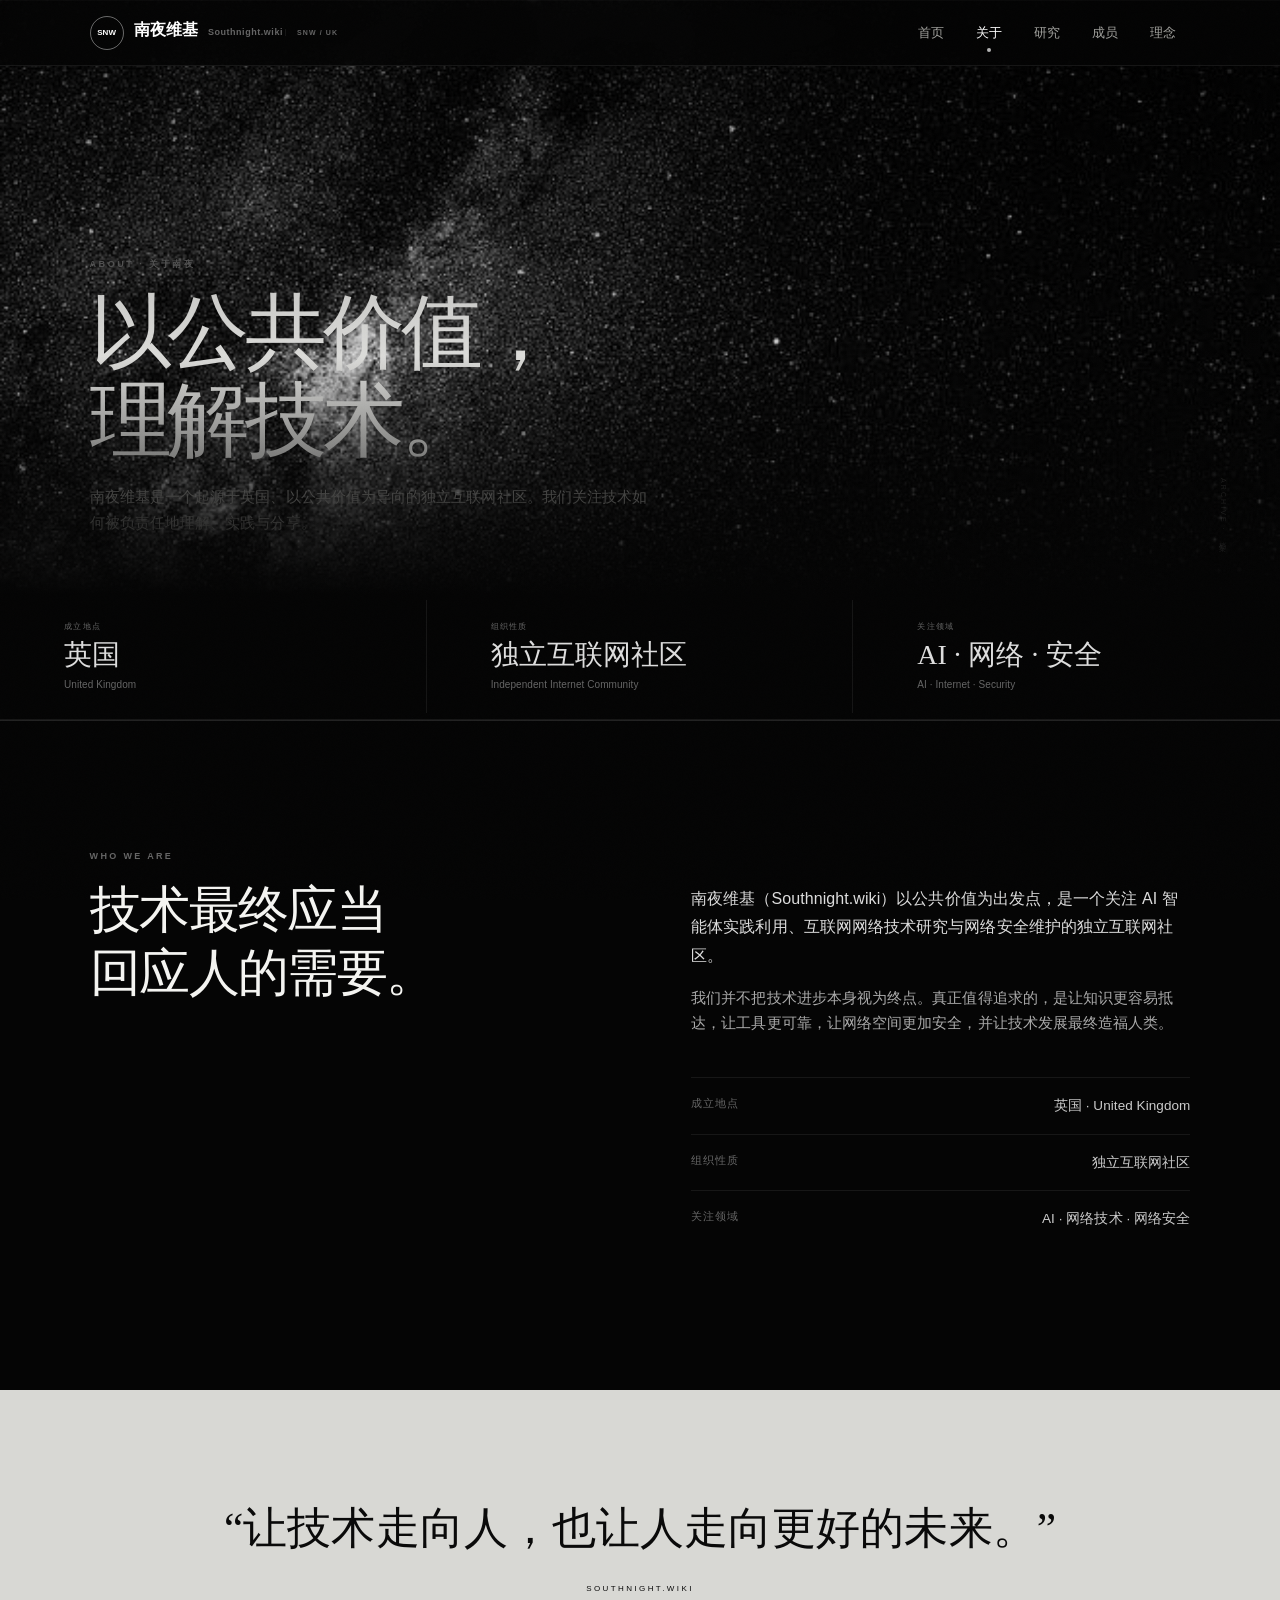
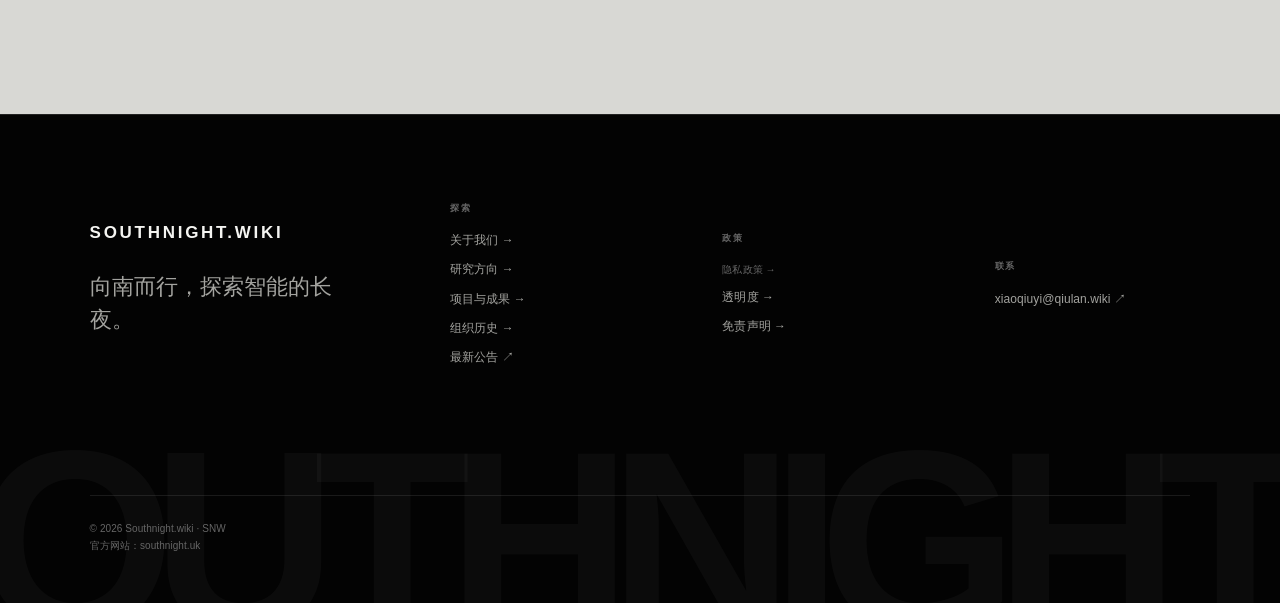
<file: about.html>
<!doctype html><html lang="zh-CN"><head><meta charset="UTF-8"><meta name="viewport" content="width=device-width,initial-scale=1"><meta name="description" content="了解南夜维基——一个起源于英国、以公共价值为导向的独立互联网社区。"><meta name="theme-color" content="#050505"><link rel="canonical" href="https://southnight.uk/about.html"><link rel="icon" href="favicon.svg" type="image/svg+xml"><meta property="og:title" content="关于我们 · 南夜维基"><meta property="og:description" content="了解南夜维基公益互联网组织。"><meta property="og:type" content="website"><meta property="og:url" content="https://southnight.uk/about.html"><meta property="og:image" content="https://southnight.uk/night-sky.jpg"><title>关于我们 · 南夜维基</title><link rel="stylesheet" href="style.css?v=20260809-23"></head><body><div class="noise"></div><header class="nav"><a class="brand" href="index.html"><span class="mark">SNW</span><span class="brand-main">南夜维基</span><span class="brand-sub">Southnight.wiki</span></a><nav><a href="index.html">首页</a><a class="active" href="about.html">关于</a><a href="research.html">研究</a><a href="leadership.html">成员</a><a href="principles.html">理念</a></nav></header><main><section class="page-hero page-hero-about"><p class="eyebrow">ABOUT · 关于南夜</p><h1>以公共价值，<br>理解技术。</h1><p>南夜维基是一个起源于英国、以公共价值为导向的独立互联网社区。我们关注技术如何被负责任地理解、实践与分享。</p></section><div class="stats-bar"><div class="stats-bar-item"><span>成立地点</span><strong>英国</strong>United Kingdom</div><div class="stats-bar-item"><span>组织性质</span><strong>独立互联网社区</strong>Independent Internet Community</div><div class="stats-bar-item"><span>关注领域</span><strong>AI · 网络 · 安全</strong>AI · Internet · Security</div></div><section class="section split"><div><p class="kicker">WHO WE ARE</p><h2>技术最终应当<br>回应人的需要。</h2></div><div class="prose"><p>南夜维基（Southnight.wiki）以公共价值为出发点，是一个关注 AI 智能体实践利用、互联网网络技术研究与网络安全维护的独立互联网社区。</p><p>我们并不把技术进步本身视为终点。真正值得追求的，是让知识更容易抵达，让工具更可靠，让网络空间更加安全，并让技术发展最终造福人类。</p><dl><div><dt>成立地点</dt><dd>英国 · United Kingdom</dd></div><div><dt>组织性质</dt><dd>独立互联网社区</dd></div><div><dt>关注领域</dt><dd>AI · 网络技术 · 网络安全</dd></div></dl></div></section><section class="quote-band"><blockquote>“让技术走向人，也让人走向更好的未来。”</blockquote><p>SOUTHNIGHT.WIKI</p></section></main><footer class="site-footer"><div class="footer-brand"><strong>SOUTHNIGHT.WIKI</strong><p>向南而行，探索智能的长夜。</p></div><div><h3>探索</h3><a href="about.html">关于我们 →</a><a href="research.html">研究方向 →</a><a href="index.html#projects">项目与成果 →</a><a href="leadership.html">组织历史 →</a><a href="https://dynamic.southnight.uk">最新公告 ↗</a></div><div><h3>政策</h3><a href="privacy.html">隐私政策 →</a><a href="transparency.html">透明度 →</a><a href="transparency.html#disclaimer">免责声明 →</a></div><div><h3>联系</h3><a href="mailto:xiaoqiuyi@qiulan.wiki">xiaoqiuyi@qiulan.wiki ↗</a></div><p class="footer-copy">© <span id="year"></span> Southnight.wiki · SNW<br>官方网站：southnight.uk</p></footer><script src="script.js?v=20260809-23"></script></body></html>
</file>
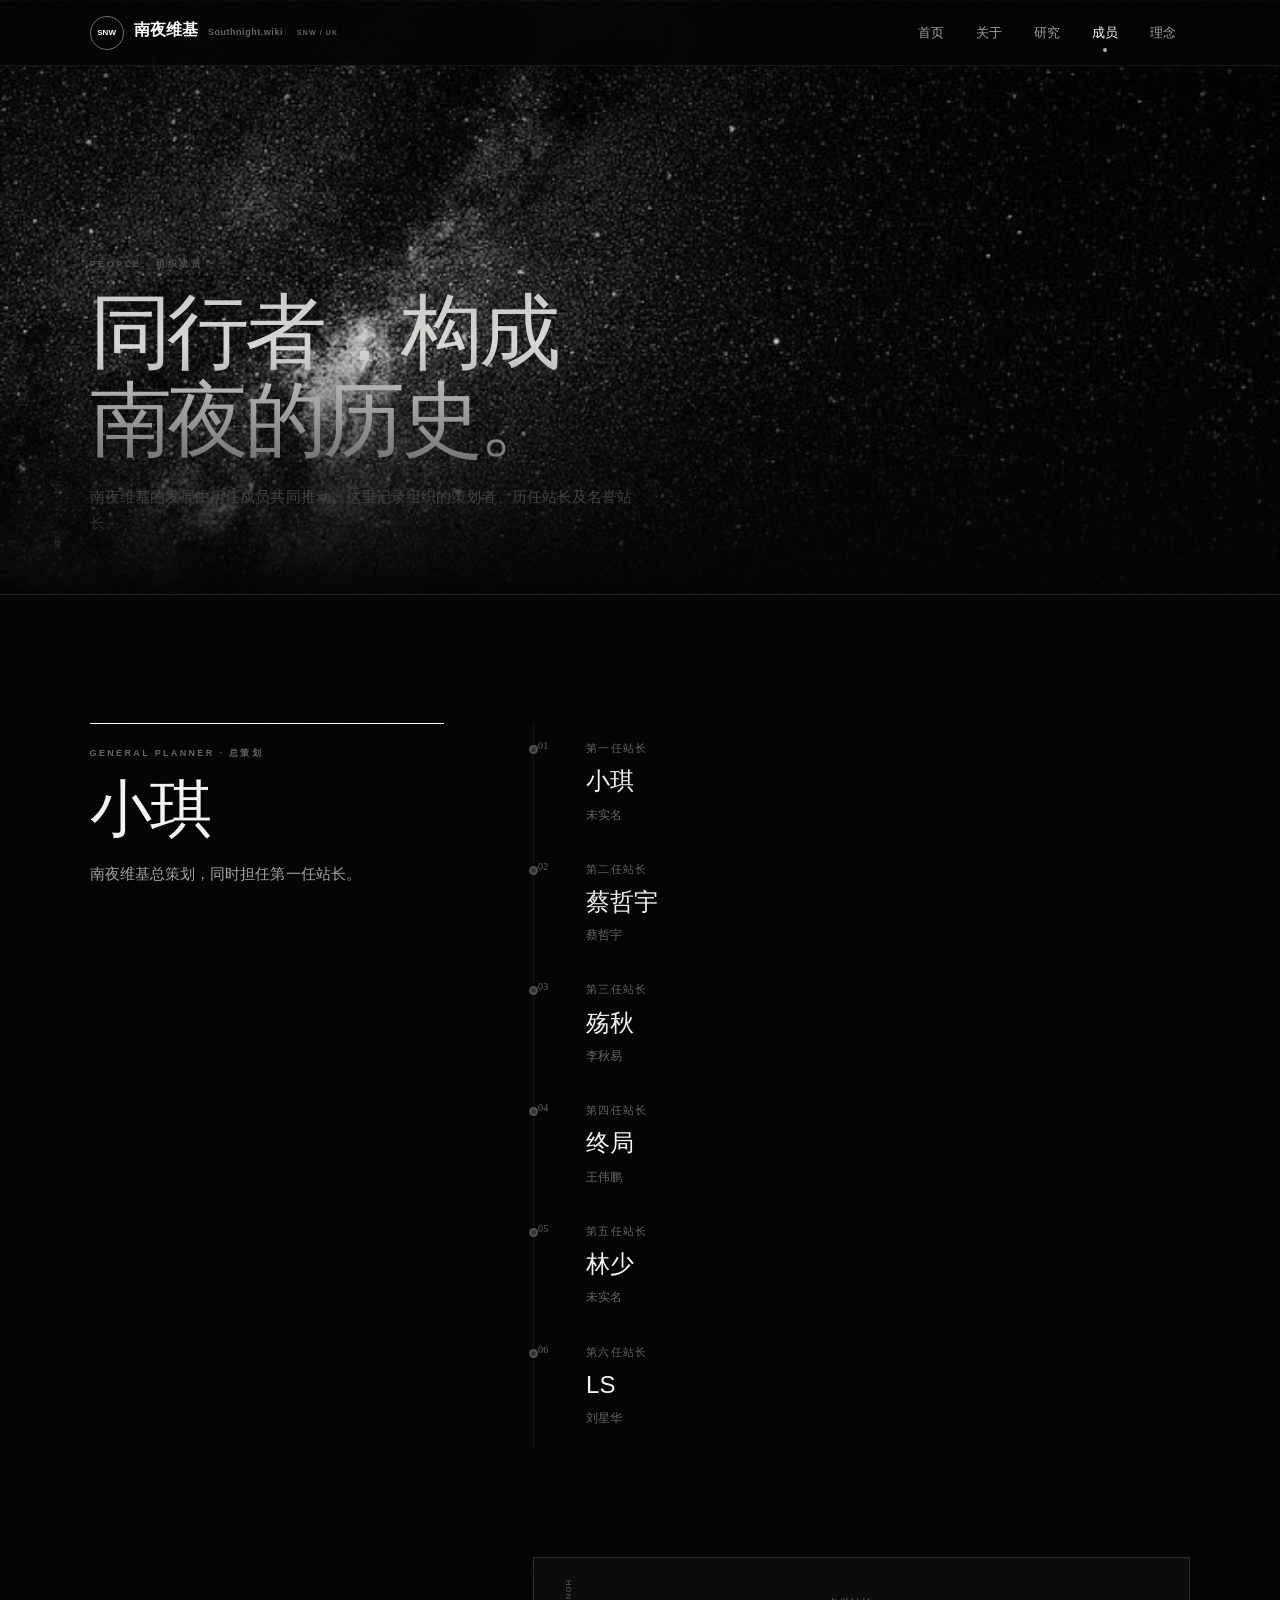
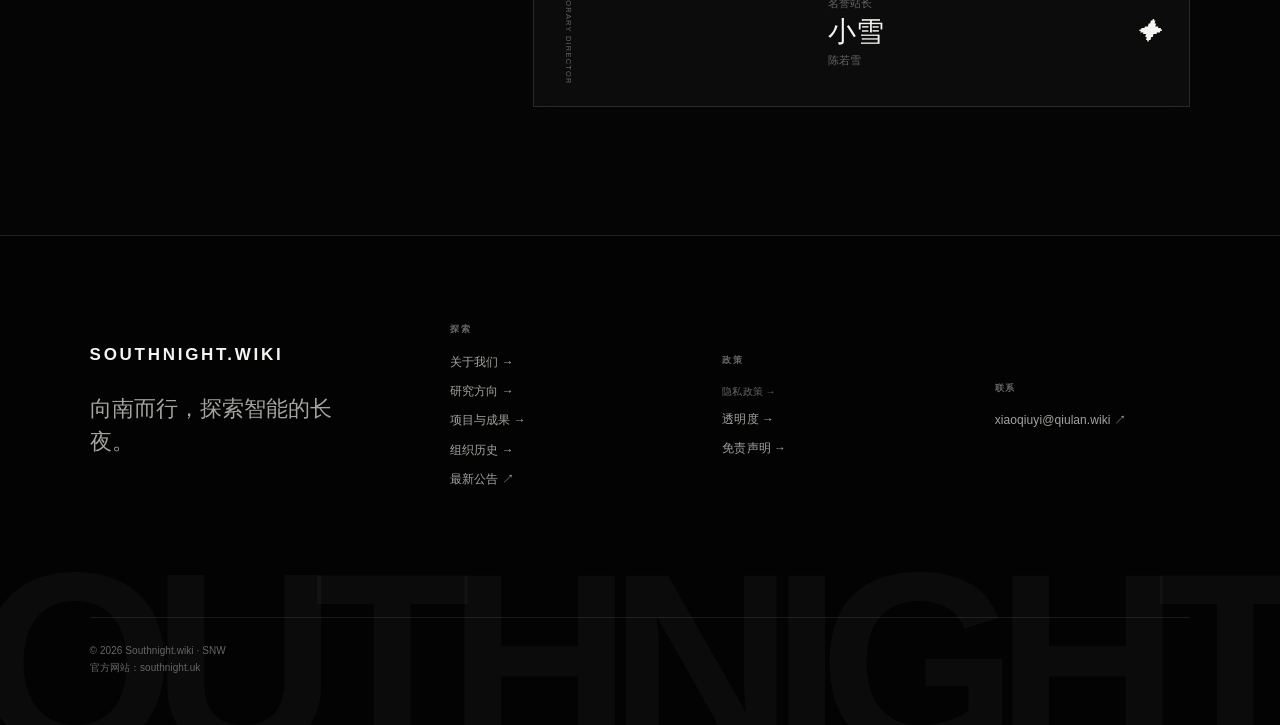
<file: leadership.html>
<!doctype html><html lang="zh-CN"><head><meta charset="UTF-8"><meta name="viewport" content="width=device-width,initial-scale=1"><meta name="description" content="南夜维基组织成员与历任站长。"><meta name="theme-color" content="#050505"><link rel="canonical" href="https://southnight.uk/leadership.html"><link rel="icon" href="favicon.svg" type="image/svg+xml"><meta property="og:title" content="组织成员 · 南夜维基"><meta property="og:description" content="南夜维基组织成员与历任站长。"><meta property="og:type" content="website"><meta property="og:url" content="https://southnight.uk/leadership.html"><meta property="og:image" content="https://southnight.uk/night-sky.jpg"><title>组织成员 · 南夜维基</title><link rel="stylesheet" href="style.css?v=20260809-23"></head><body><div class="noise"></div><header class="nav"><a class="brand" href="index.html"><span class="mark">SNW</span><span class="brand-main">南夜维基</span><span class="brand-sub">Southnight.wiki</span></a><nav><a href="index.html">首页</a><a href="about.html">关于</a><a href="research.html">研究</a><a class="active" href="leadership.html">成员</a><a href="principles.html">理念</a></nav></header><main><section class="page-hero page-hero-timeline"><p class="eyebrow">PEOPLE · 组织成员</p><h1>同行者，构成<br>南夜的历史。</h1><p>南夜维基的发展由历任成员共同推动。这里记录组织的策划者、历任站长及名誉站长。</p></section><section class="section leadership-page"><div class="role-feature"><p class="kicker">GENERAL PLANNER · 总策划</p><h2>小琪</h2><p>南夜维基总策划，同时担任第一任站长。</p></div><div class="leader-list"><article><b>01</b><div><small>第一任站长</small><h3>小琪</h3><p>未实名</p></div></article><article><b>02</b><div><small>第二任站长</small><h3>蔡哲宇</h3><p>蔡哲宇</p></div></article><article><b>03</b><div><small>第三任站长</small><h3>殇秋</h3><p>李秋易</p></div></article><article><b>04</b><div><small>第四任站长</small><h3>终局</h3><p>王伟鹏</p></div></article><article><b>05</b><div><small>第五任站长</small><h3>林少</h3><p>未实名</p></div></article><article><b>06</b><div><small>第六任站长</small><h3>LS</h3><p>刘星华</p></div></article></div><aside class="honor wide"><span>HONORARY DIRECTOR</span><div><p>名誉站长</p><h3>小雪</h3><p>陈若雪</p></div><i>✦</i></aside></section></main><footer class="site-footer"><div class="footer-brand"><strong>SOUTHNIGHT.WIKI</strong><p>向南而行，探索智能的长夜。</p></div><div><h3>探索</h3><a href="about.html">关于我们 →</a><a href="research.html">研究方向 →</a><a href="index.html#projects">项目与成果 →</a><a href="leadership.html">组织历史 →</a><a href="https://dynamic.southnight.uk">最新公告 ↗</a></div><div><h3>政策</h3><a href="privacy.html">隐私政策 →</a><a href="transparency.html">透明度 →</a><a href="transparency.html#disclaimer">免责声明 →</a></div><div><h3>联系</h3><a href="mailto:xiaoqiuyi@qiulan.wiki">xiaoqiuyi@qiulan.wiki ↗</a></div><p class="footer-copy">© <span id="year"></span> Southnight.wiki · SNW<br>官方网站：southnight.uk</p></footer><script src="script.js?v=20260809-23"></script></body></html>
</file>
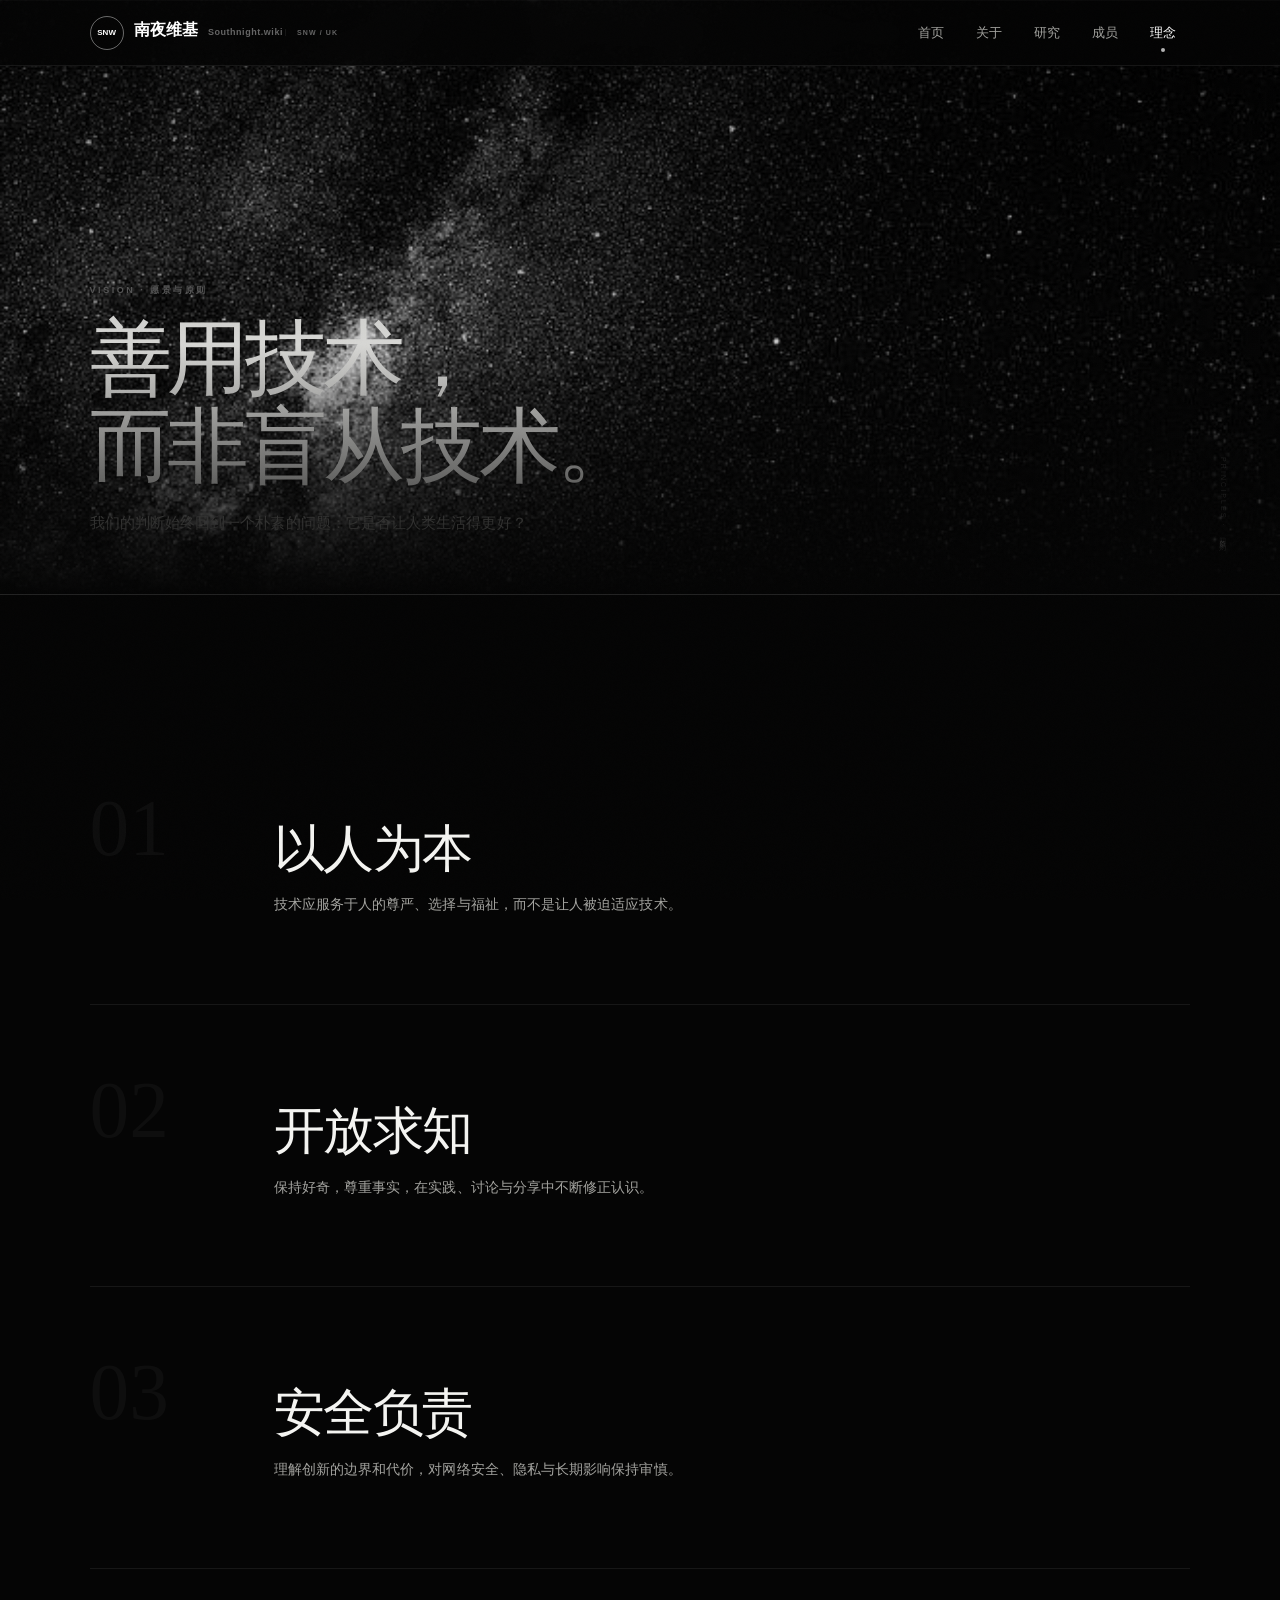
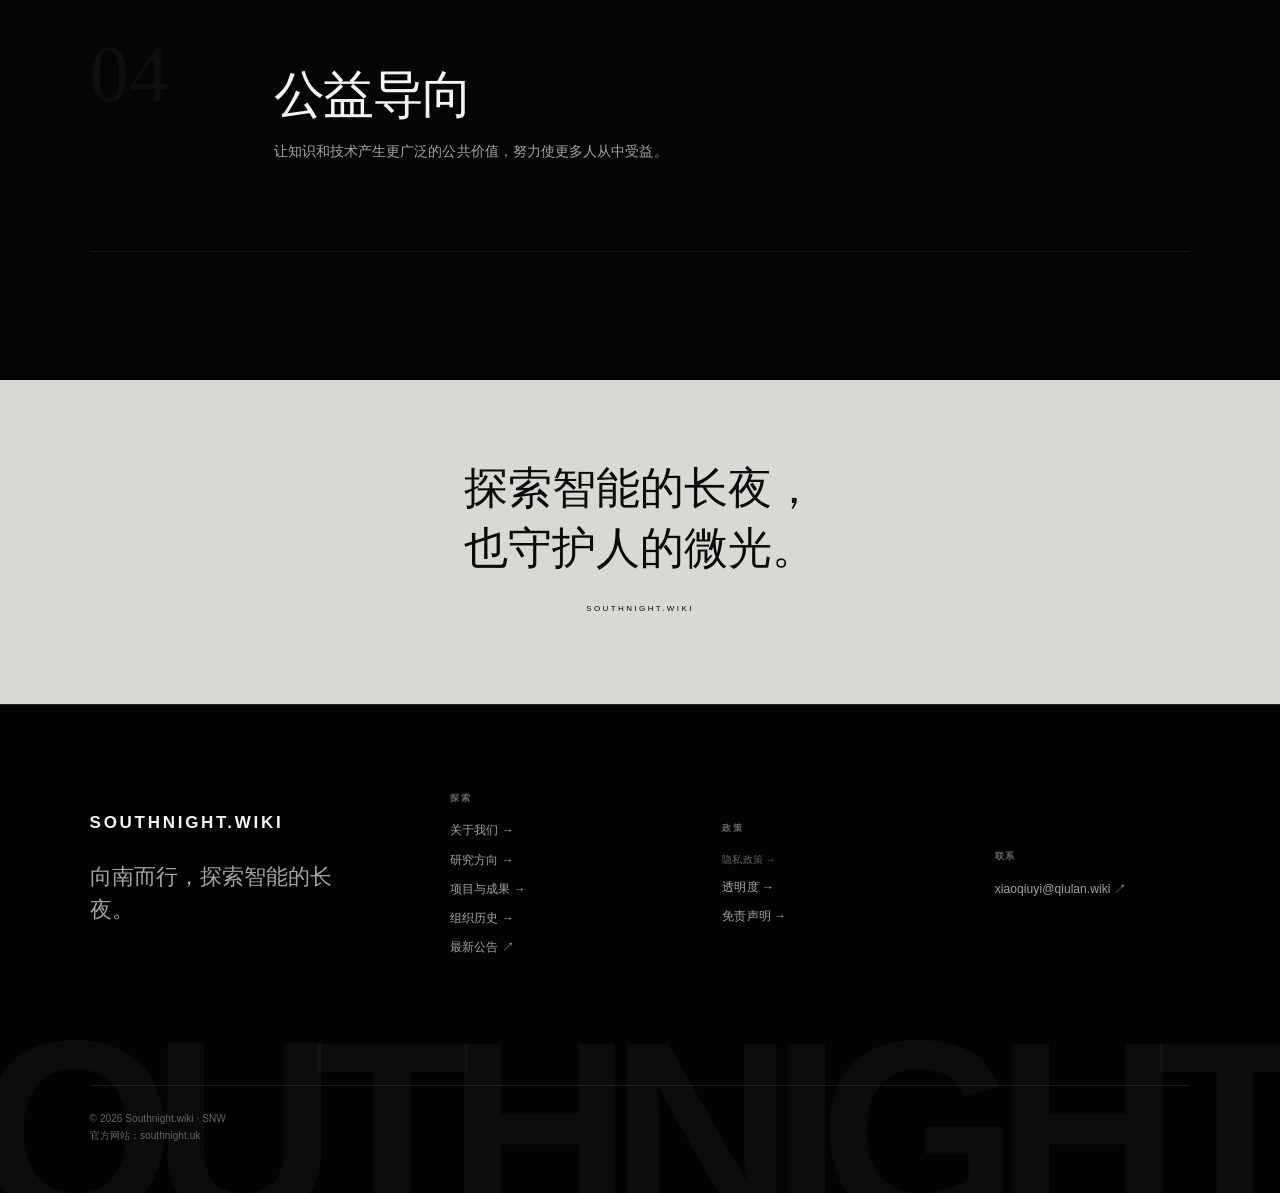
<file: principles.html>
<!doctype html><html lang="zh-CN"><head><meta charset="UTF-8"><meta name="viewport" content="width=device-width,initial-scale=1"><meta name="description" content="南夜维基的愿景与行动原则。"><meta name="theme-color" content="#050505"><link rel="canonical" href="https://southnight.uk/principles.html"><link rel="icon" href="favicon.svg" type="image/svg+xml"><meta property="og:title" content="愿景与原则 · 南夜维基"><meta property="og:description" content="南夜维基的愿景与行动原则。"><meta property="og:type" content="website"><meta property="og:url" content="https://southnight.uk/principles.html"><meta property="og:image" content="https://southnight.uk/night-sky.jpg"><title>愿景与原则 · 南夜维基</title><link rel="stylesheet" href="style.css?v=20260809-23"></head><body><div class="noise"></div><header class="nav"><a class="brand" href="index.html"><span class="mark">SNW</span><span class="brand-main">南夜维基</span><span class="brand-sub">Southnight.wiki</span></a><nav><a href="index.html">首页</a><a href="about.html">关于</a><a href="research.html">研究</a><a href="leadership.html">成员</a><a class="active" href="principles.html">理念</a></nav></header><main><section class="page-hero page-hero-principles"><p class="eyebrow">VISION · 愿景与原则</p><h1>善用技术，<br>而非盲从技术。</h1><p>我们的判断始终回到一个朴素的问题：它是否让人类生活得更好？</p></section><div class="section principle-stack"><div class="principle-block reveal"><div class="principle-block-num">01</div><div><h2>以人为本</h2><p>技术应服务于人的尊严、选择与福祉，而不是让人被迫适应技术。</p></div></div><div class="principle-block reveal"><div class="principle-block-num">02</div><div><h2>开放求知</h2><p>保持好奇，尊重事实，在实践、讨论与分享中不断修正认识。</p></div></div><div class="principle-block reveal"><div class="principle-block-num">03</div><div><h2>安全负责</h2><p>理解创新的边界和代价，对网络安全、隐私与长期影响保持审慎。</p></div></div><div class="principle-block reveal"><div class="principle-block-num">04</div><div><h2>公益导向</h2><p>让知识和技术产生更广泛的公共价值，努力使更多人从中受益。</p></div></div></div><section class="quote-band"><blockquote>探索智能的长夜，<br>也守护人的微光。</blockquote><p>SOUTHNIGHT.WIKI</p></section></main><footer class="site-footer"><div class="footer-brand"><strong>SOUTHNIGHT.WIKI</strong><p>向南而行，探索智能的长夜。</p></div><div><h3>探索</h3><a href="about.html">关于我们 →</a><a href="research.html">研究方向 →</a><a href="index.html#projects">项目与成果 →</a><a href="leadership.html">组织历史 →</a><a href="https://dynamic.southnight.uk">最新公告 ↗</a></div><div><h3>政策</h3><a href="privacy.html">隐私政策 →</a><a href="transparency.html">透明度 →</a><a href="transparency.html#disclaimer">免责声明 →</a></div><div><h3>联系</h3><a href="mailto:xiaoqiuyi@qiulan.wiki">xiaoqiuyi@qiulan.wiki ↗</a></div><p class="footer-copy">© <span id="year"></span> Southnight.wiki · SNW<br>官方网站：southnight.uk</p></footer><script src="script.js?v=20260809-23"></script></body></html>
</file>
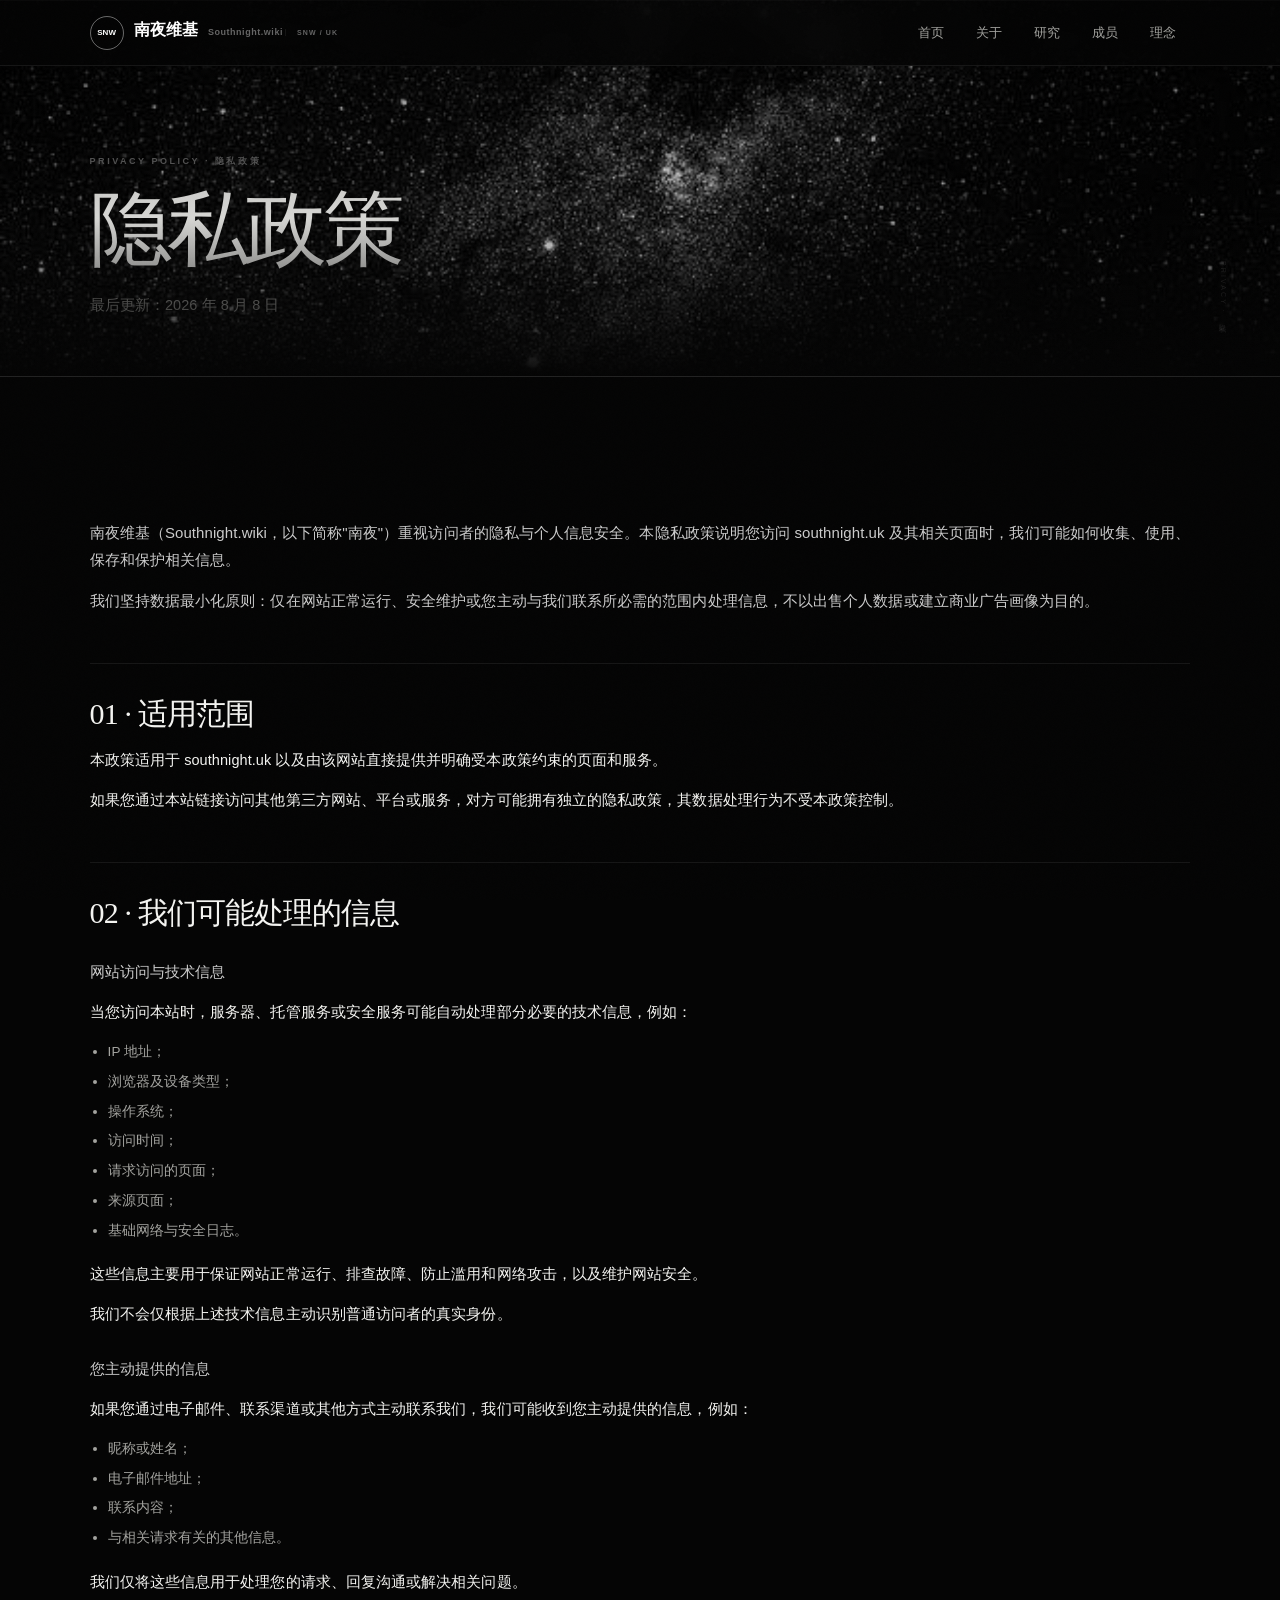
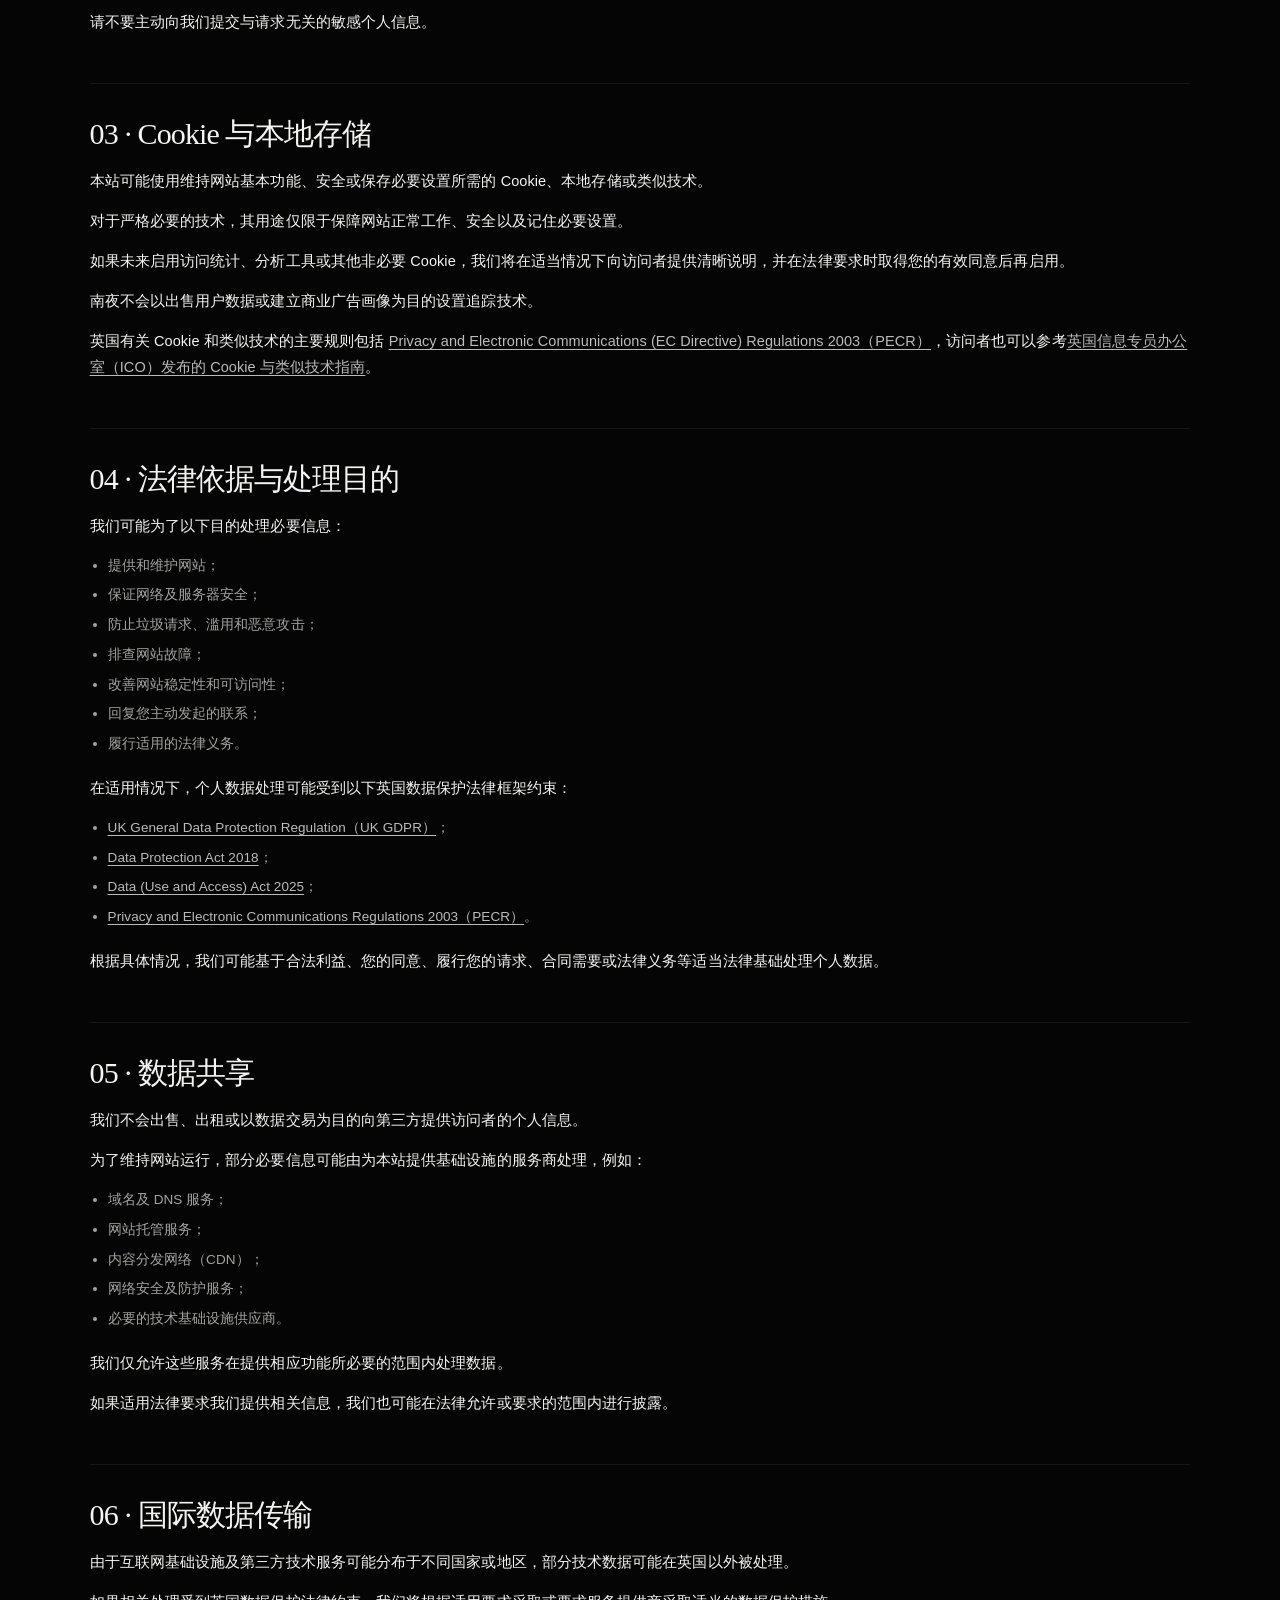
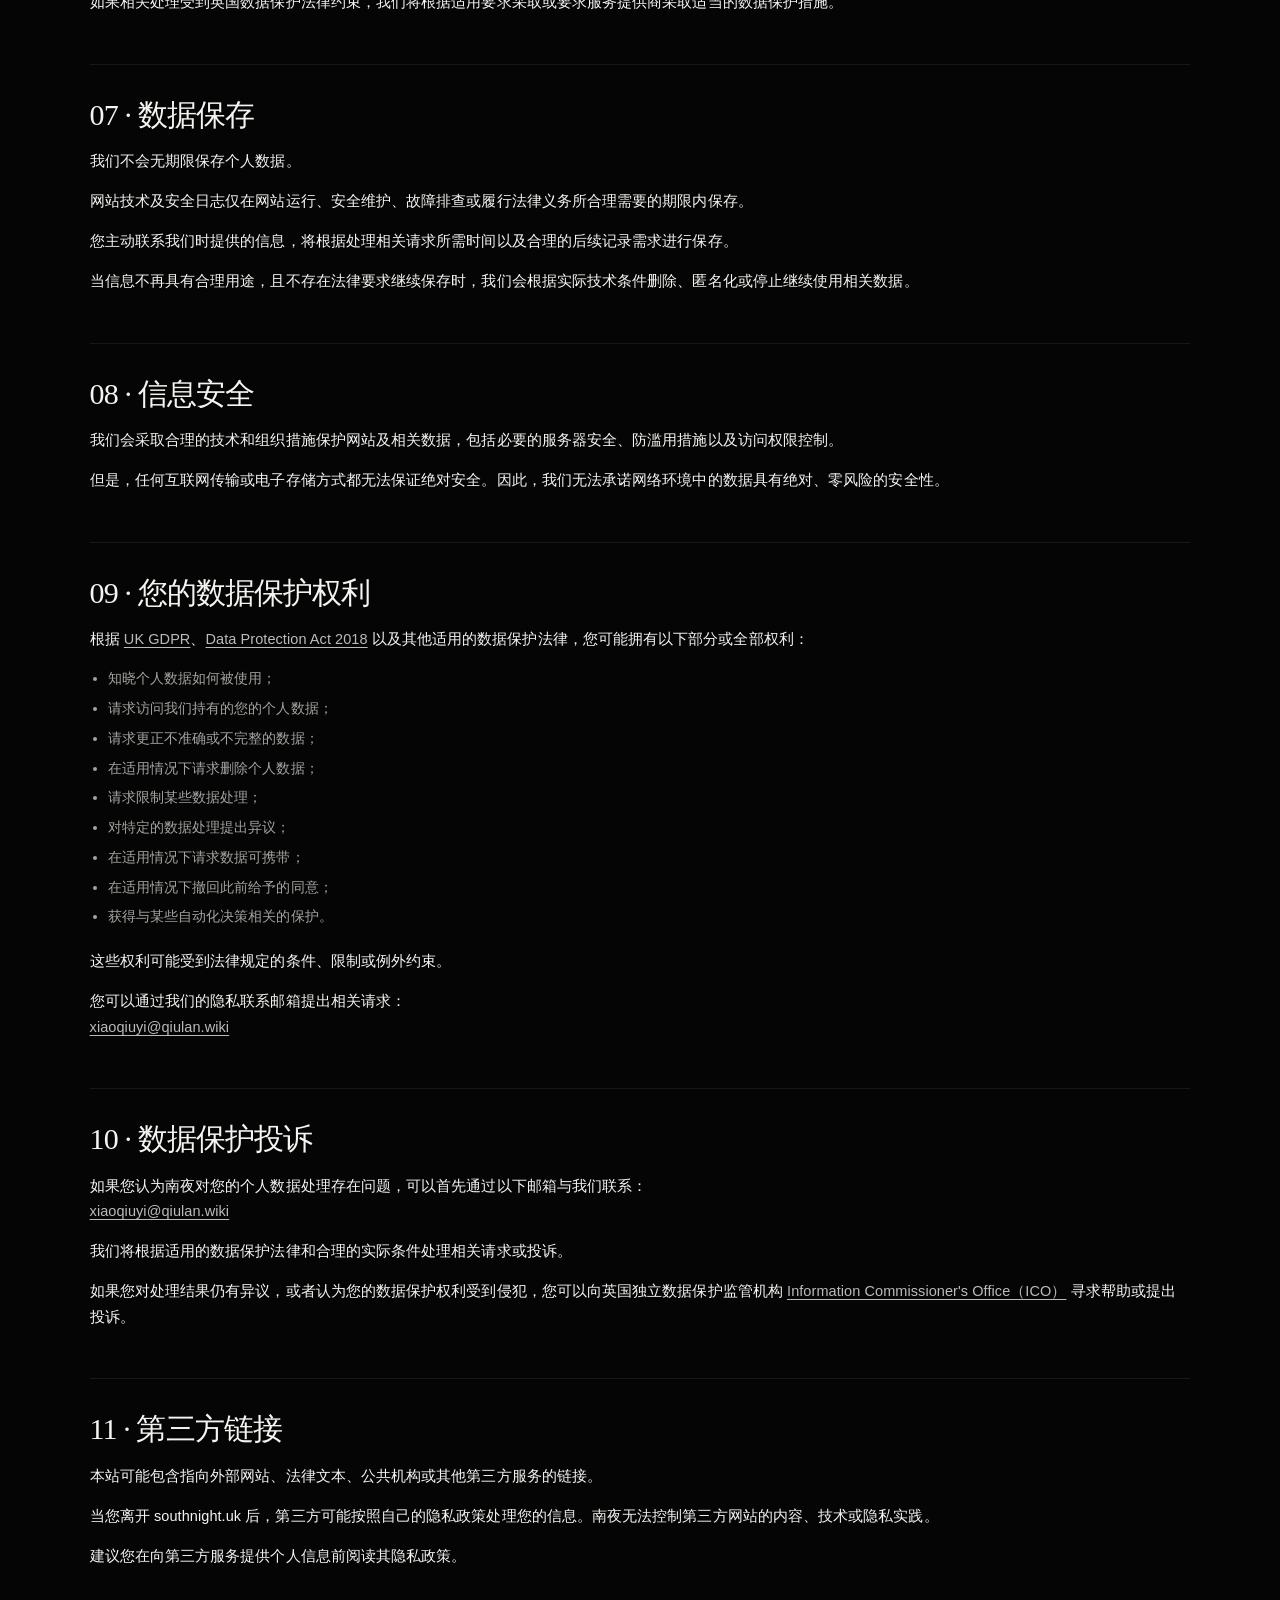
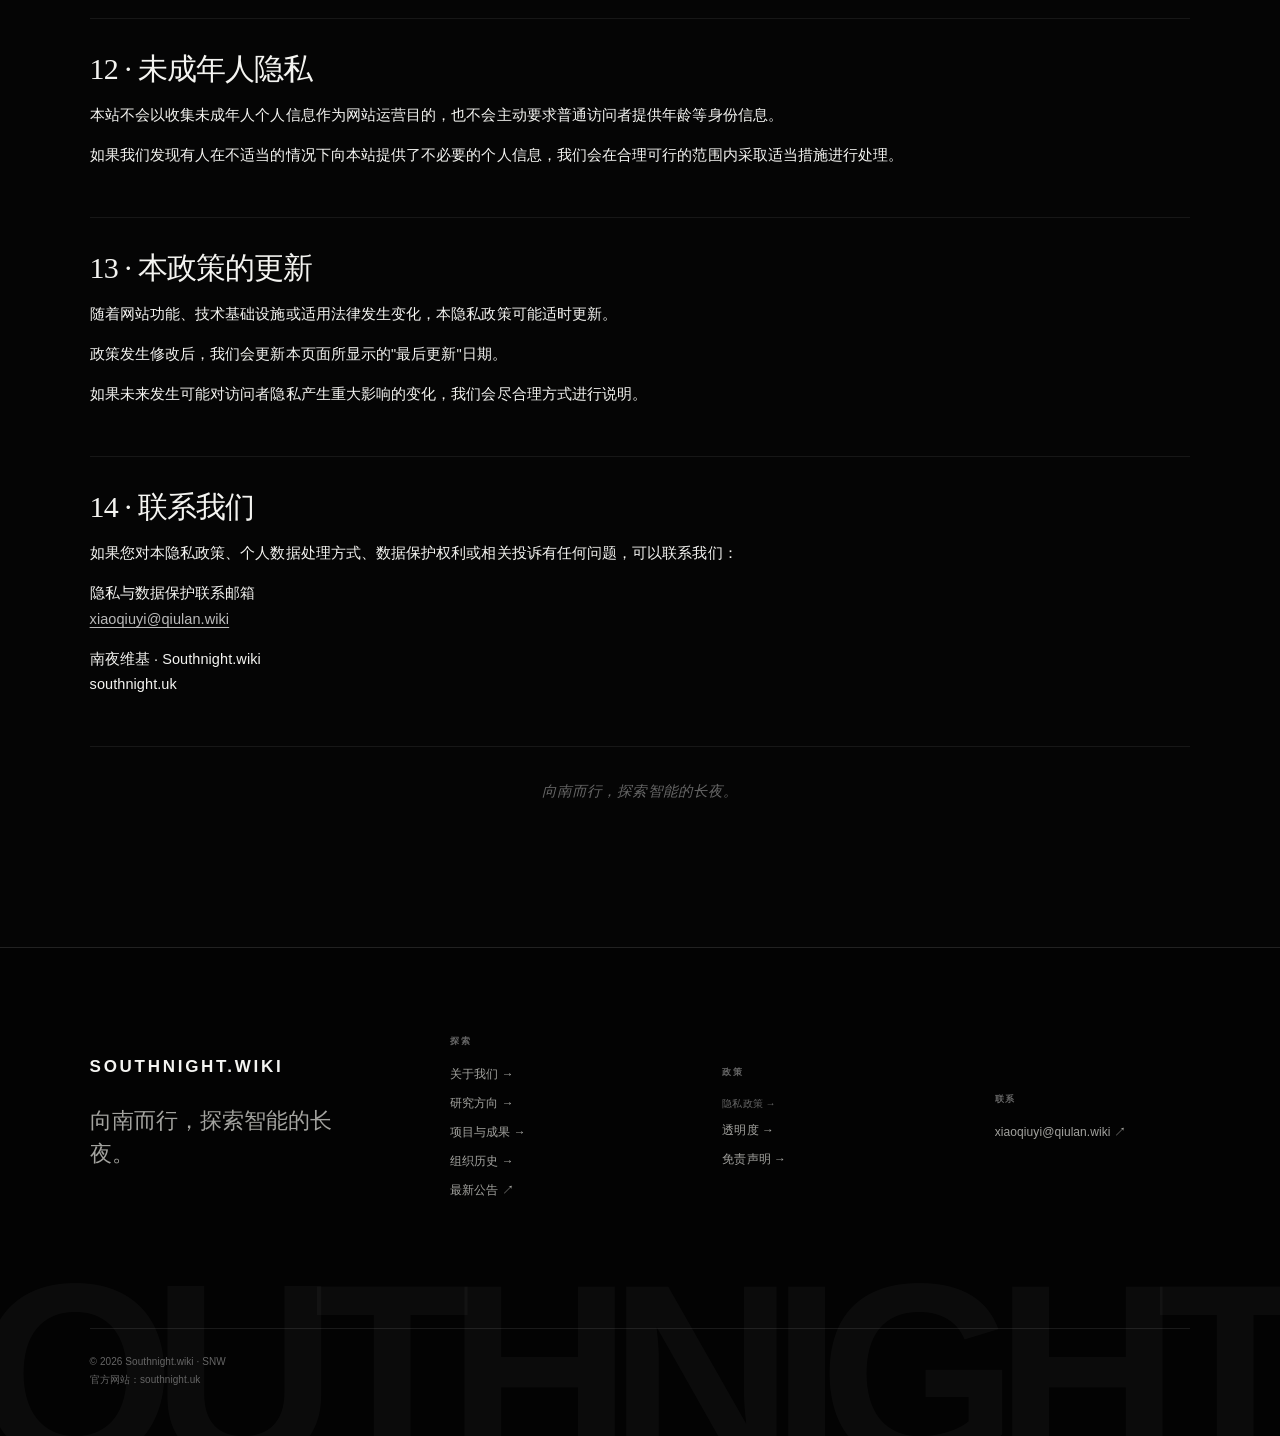
<file: privacy.html>
<!doctype html><html lang="zh-CN"><head><meta charset="UTF-8"><meta name="viewport" content="width=device-width,initial-scale=1"><meta name="description" content="南夜维基隐私政策 — Privacy Policy of Southnight.wiki"><meta name="theme-color" content="#050505"><link rel="canonical" href="https://southnight.uk/privacy.html"><link rel="icon" href="favicon.svg" type="image/svg+xml"><meta property="og:title" content="隐私政策 · 南夜维基"><meta property="og:description" content="南夜维基隐私政策 — Privacy Policy of Southnight.wiki"><meta property="og:type" content="website"><meta property="og:url" content="https://southnight.uk/privacy.html"><meta property="og:image" content="https://southnight.uk/night-sky.jpg"><title>隐私政策 · 南夜维基</title><link rel="stylesheet" href="style.css?v=20260809-23"></head><body><div class="noise"></div><header class="nav"><a class="brand" href="index.html"><span class="mark">SNW</span><span class="brand-main">南夜维基</span><span class="brand-sub">Southnight.wiki</span></a><nav><a href="index.html">首页</a><a href="about.html">关于</a><a href="research.html">研究</a><a href="leadership.html">成员</a><a href="principles.html">理念</a></nav></header><main><section class="page-hero page-hero-privacy"><p class="eyebrow">PRIVACY POLICY · 隐私政策</p><h1>隐私政策</h1><p>最后更新：2026 年 8 月 8 日</p></section><div class="section privacy-content"><div class="privacy-intro"><p>南夜维基（Southnight.wiki，以下简称"南夜"）重视访问者的隐私与个人信息安全。本隐私政策说明您访问 southnight.uk 及其相关页面时，我们可能如何收集、使用、保存和保护相关信息。</p><p>我们坚持数据最小化原则：仅在网站正常运行、安全维护或您主动与我们联系所必需的范围内处理信息，不以出售个人数据或建立商业广告画像为目的。</p></div>

<h2>01 · 适用范围</h2><p>本政策适用于 southnight.uk 以及由该网站直接提供并明确受本政策约束的页面和服务。</p><p>如果您通过本站链接访问其他第三方网站、平台或服务，对方可能拥有独立的隐私政策，其数据处理行为不受本政策控制。</p>

<h2>02 · 我们可能处理的信息</h2><h3>网站访问与技术信息</h3><p>当您访问本站时，服务器、托管服务或安全服务可能自动处理部分必要的技术信息，例如：</p><ul><li>IP 地址；</li><li>浏览器及设备类型；</li><li>操作系统；</li><li>访问时间；</li><li>请求访问的页面；</li><li>来源页面；</li><li>基础网络与安全日志。</li></ul><p>这些信息主要用于保证网站正常运行、排查故障、防止滥用和网络攻击，以及维护网站安全。</p><p>我们不会仅根据上述技术信息主动识别普通访问者的真实身份。</p><h3>您主动提供的信息</h3><p>如果您通过电子邮件、联系渠道或其他方式主动联系我们，我们可能收到您主动提供的信息，例如：</p><ul><li>昵称或姓名；</li><li>电子邮件地址；</li><li>联系内容；</li><li>与相关请求有关的其他信息。</li></ul><p>我们仅将这些信息用于处理您的请求、回复沟通或解决相关问题。</p><p>请不要主动向我们提交与请求无关的敏感个人信息。</p>

<h2>03 · Cookie 与本地存储</h2><p>本站可能使用维持网站基本功能、安全或保存必要设置所需的 Cookie、本地存储或类似技术。</p><p>对于严格必要的技术，其用途仅限于保障网站正常工作、安全以及记住必要设置。</p><p>如果未来启用访问统计、分析工具或其他非必要 Cookie，我们将在适当情况下向访问者提供清晰说明，并在法律要求时取得您的有效同意后再启用。</p><p>南夜不会以出售用户数据或建立商业广告画像为目的设置追踪技术。</p><p>英国有关 Cookie 和类似技术的主要规则包括 <a href="https://www.legislation.gov.uk/uksi/2003/2426/contents" target="_blank" rel="noopener noreferrer">Privacy and Electronic Communications (EC Directive) Regulations 2003（PECR）</a>，访问者也可以参考<a href="https://ico.org.uk/for-organisations/guide-to-pecr/cookies-and-similar-technologies/" target="_blank" rel="noopener noreferrer">英国信息专员办公室（ICO）发布的 Cookie 与类似技术指南</a>。</p>

<h2>04 · 法律依据与处理目的</h2><p>我们可能为了以下目的处理必要信息：</p><ul><li>提供和维护网站；</li><li>保证网络及服务器安全；</li><li>防止垃圾请求、滥用和恶意攻击；</li><li>排查网站故障；</li><li>改善网站稳定性和可访问性；</li><li>回复您主动发起的联系；</li><li>履行适用的法律义务。</li></ul><p>在适用情况下，个人数据处理可能受到以下英国数据保护法律框架约束：</p><ul><li><a href="https://www.legislation.gov.uk/eur/2016/679/contents" target="_blank" rel="noopener noreferrer">UK General Data Protection Regulation（UK GDPR）</a>；</li><li><a href="https://www.legislation.gov.uk/ukpga/2018/12/contents" target="_blank" rel="noopener noreferrer">Data Protection Act 2018</a>；</li><li><a href="https://www.legislation.gov.uk/ukpga/2025/18/contents" target="_blank" rel="noopener noreferrer">Data (Use and Access) Act 2025</a>；</li><li><a href="https://www.legislation.gov.uk/uksi/2003/2426/contents" target="_blank" rel="noopener noreferrer">Privacy and Electronic Communications Regulations 2003（PECR）</a>。</li></ul><p>根据具体情况，我们可能基于合法利益、您的同意、履行您的请求、合同需要或法律义务等适当法律基础处理个人数据。</p>

<h2>05 · 数据共享</h2><p>我们不会出售、出租或以数据交易为目的向第三方提供访问者的个人信息。</p><p>为了维持网站运行，部分必要信息可能由为本站提供基础设施的服务商处理，例如：</p><ul><li>域名及 DNS 服务；</li><li>网站托管服务；</li><li>内容分发网络（CDN）；</li><li>网络安全及防护服务；</li><li>必要的技术基础设施供应商。</li></ul><p>我们仅允许这些服务在提供相应功能所必要的范围内处理数据。</p><p>如果适用法律要求我们提供相关信息，我们也可能在法律允许或要求的范围内进行披露。</p>

<h2>06 · 国际数据传输</h2><p>由于互联网基础设施及第三方技术服务可能分布于不同国家或地区，部分技术数据可能在英国以外被处理。</p><p>如果相关处理受到英国数据保护法律约束，我们将根据适用要求采取或要求服务提供商采取适当的数据保护措施。</p>

<h2>07 · 数据保存</h2><p>我们不会无期限保存个人数据。</p><p>网站技术及安全日志仅在网站运行、安全维护、故障排查或履行法律义务所合理需要的期限内保存。</p><p>您主动联系我们时提供的信息，将根据处理相关请求所需时间以及合理的后续记录需求进行保存。</p><p>当信息不再具有合理用途，且不存在法律要求继续保存时，我们会根据实际技术条件删除、匿名化或停止继续使用相关数据。</p>

<h2>08 · 信息安全</h2><p>我们会采取合理的技术和组织措施保护网站及相关数据，包括必要的服务器安全、防滥用措施以及访问权限控制。</p><p>但是，任何互联网传输或电子存储方式都无法保证绝对安全。因此，我们无法承诺网络环境中的数据具有绝对、零风险的安全性。</p>

<h2>09 · 您的数据保护权利</h2><p>根据 <a href="https://www.legislation.gov.uk/eur/2016/679/contents" target="_blank" rel="noopener noreferrer">UK GDPR</a>、<a href="https://www.legislation.gov.uk/ukpga/2018/12/contents" target="_blank" rel="noopener noreferrer">Data Protection Act 2018</a> 以及其他适用的数据保护法律，您可能拥有以下部分或全部权利：</p><ul><li>知晓个人数据如何被使用；</li><li>请求访问我们持有的您的个人数据；</li><li>请求更正不准确或不完整的数据；</li><li>在适用情况下请求删除个人数据；</li><li>请求限制某些数据处理；</li><li>对特定的数据处理提出异议；</li><li>在适用情况下请求数据可携带；</li><li>在适用情况下撤回此前给予的同意；</li><li>获得与某些自动化决策相关的保护。</li></ul><p>这些权利可能受到法律规定的条件、限制或例外约束。</p><p>您可以通过我们的隐私联系邮箱提出相关请求：<br><a href="mailto:xiaoqiuyi@qiulan.wiki">xiaoqiuyi@qiulan.wiki</a></p>

<h2>10 · 数据保护投诉</h2><p>如果您认为南夜对您的个人数据处理存在问题，可以首先通过以下邮箱与我们联系：<br><a href="mailto:xiaoqiuyi@qiulan.wiki">xiaoqiuyi@qiulan.wiki</a></p><p>我们将根据适用的数据保护法律和合理的实际条件处理相关请求或投诉。</p><p>如果您对处理结果仍有异议，或者认为您的数据保护权利受到侵犯，您可以向英国独立数据保护监管机构 <a href="https://ico.org.uk/" target="_blank" rel="noopener noreferrer">Information Commissioner's Office（ICO）</a> 寻求帮助或提出投诉。</p>

<h2>11 · 第三方链接</h2><p>本站可能包含指向外部网站、法律文本、公共机构或其他第三方服务的链接。</p><p>当您离开 southnight.uk 后，第三方可能按照自己的隐私政策处理您的信息。南夜无法控制第三方网站的内容、技术或隐私实践。</p><p>建议您在向第三方服务提供个人信息前阅读其隐私政策。</p>

<h2>12 · 未成年人隐私</h2><p>本站不会以收集未成年人个人信息作为网站运营目的，也不会主动要求普通访问者提供年龄等身份信息。</p><p>如果我们发现有人在不适当的情况下向本站提供了不必要的个人信息，我们会在合理可行的范围内采取适当措施进行处理。</p>

<h2>13 · 本政策的更新</h2><p>随着网站功能、技术基础设施或适用法律发生变化，本隐私政策可能适时更新。</p><p>政策发生修改后，我们会更新本页面所显示的"最后更新"日期。</p><p>如果未来发生可能对访问者隐私产生重大影响的变化，我们会尽合理方式进行说明。</p>

<h2>14 · 联系我们</h2><p>如果您对本隐私政策、个人数据处理方式、数据保护权利或相关投诉有任何问题，可以联系我们：</p><p>隐私与数据保护联系邮箱<br><a href="mailto:xiaoqiuyi@qiulan.wiki">xiaoqiuyi@qiulan.wiki</a></p><p>南夜维基 · Southnight.wiki<br>southnight.uk</p>

<p class="privacy-closing">向南而行，探索智能的长夜。</p>
</div></main><footer class="site-footer"><div class="footer-brand"><strong>SOUTHNIGHT.WIKI</strong><p>向南而行，探索智能的长夜。</p></div><div><h3>探索</h3><a href="about.html">关于我们 →</a><a href="research.html">研究方向 →</a><a href="index.html#projects">项目与成果 →</a><a href="leadership.html">组织历史 →</a><a href="https://dynamic.southnight.uk">最新公告 ↗</a></div><div><h3>政策</h3><a href="privacy.html">隐私政策 →</a><a href="transparency.html">透明度 →</a><a href="transparency.html#disclaimer">免责声明 →</a></div><div><h3>联系</h3><a href="mailto:xiaoqiuyi@qiulan.wiki">xiaoqiuyi@qiulan.wiki ↗</a></div><p class="footer-copy">© <span id="year"></span> Southnight.wiki · SNW<br>官方网站：southnight.uk</p></footer><script src="script.js?v=20260809-23"></script></body></html>
</file>
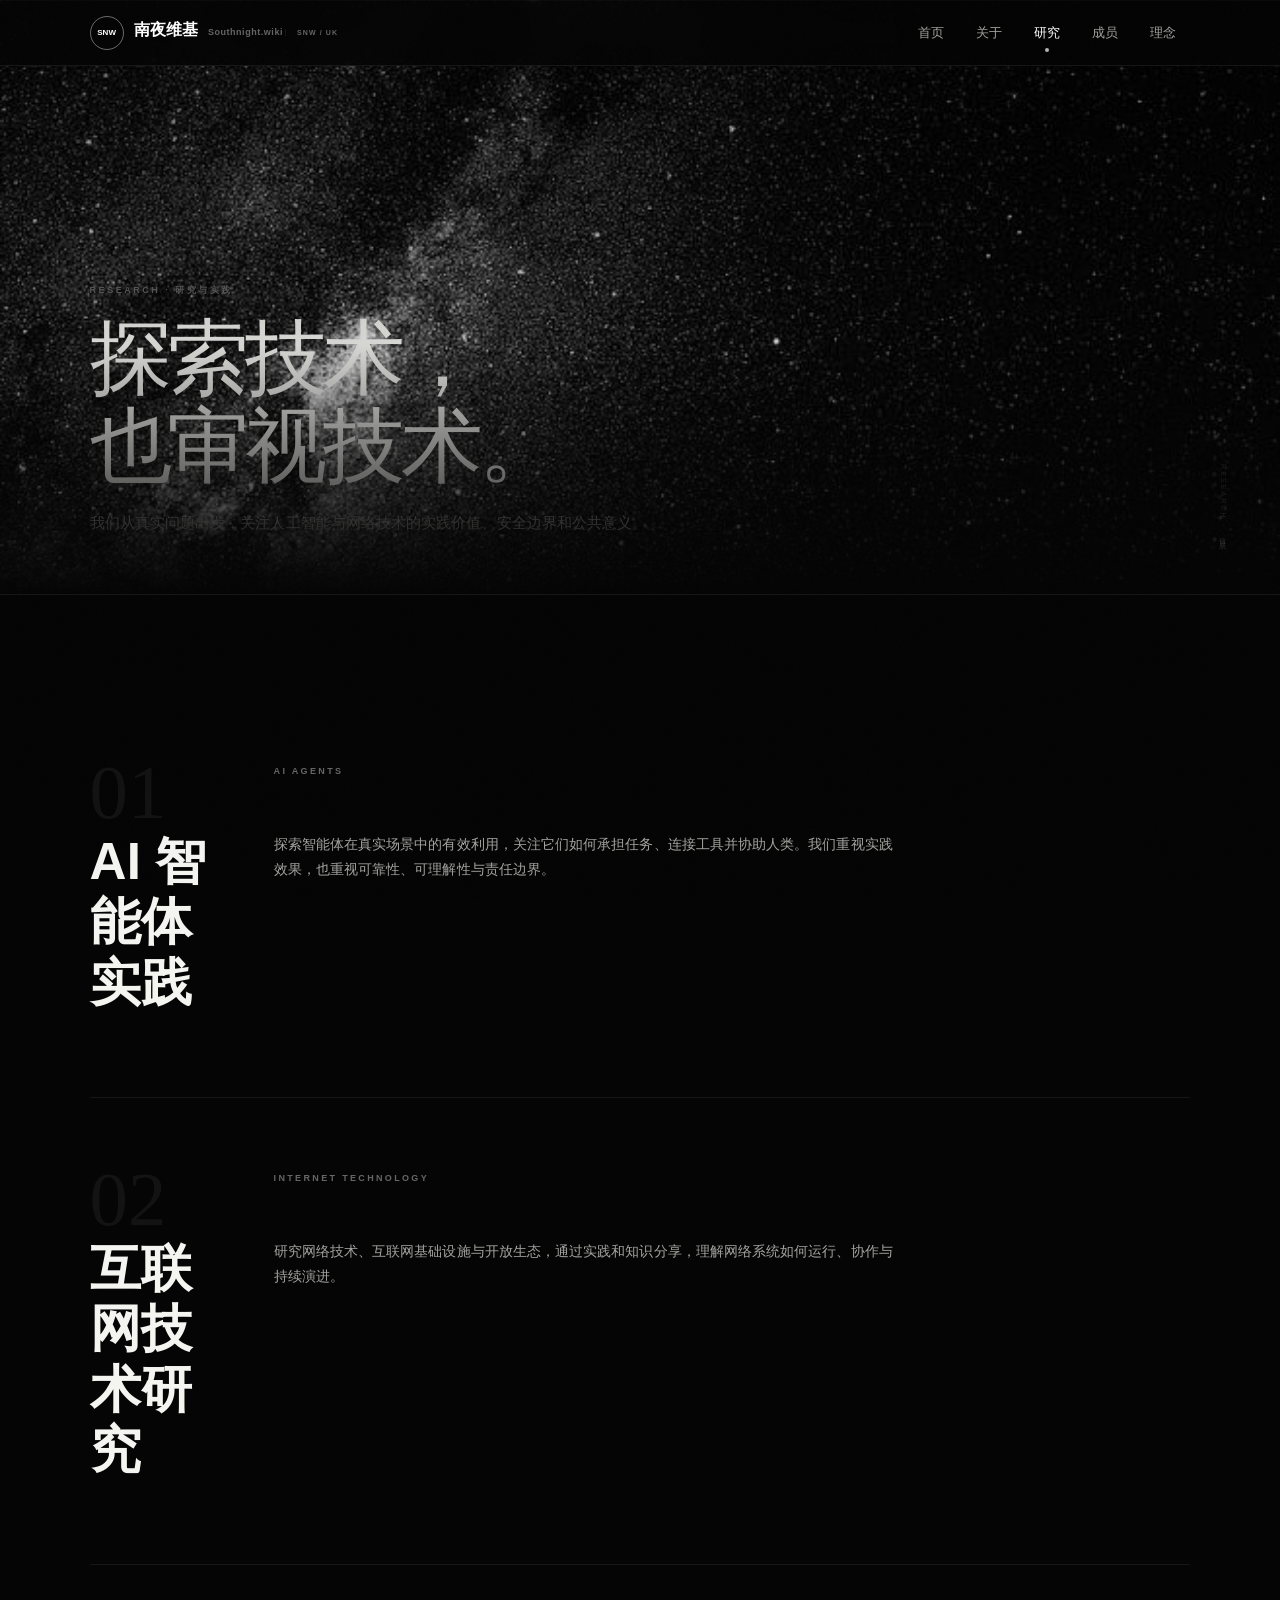
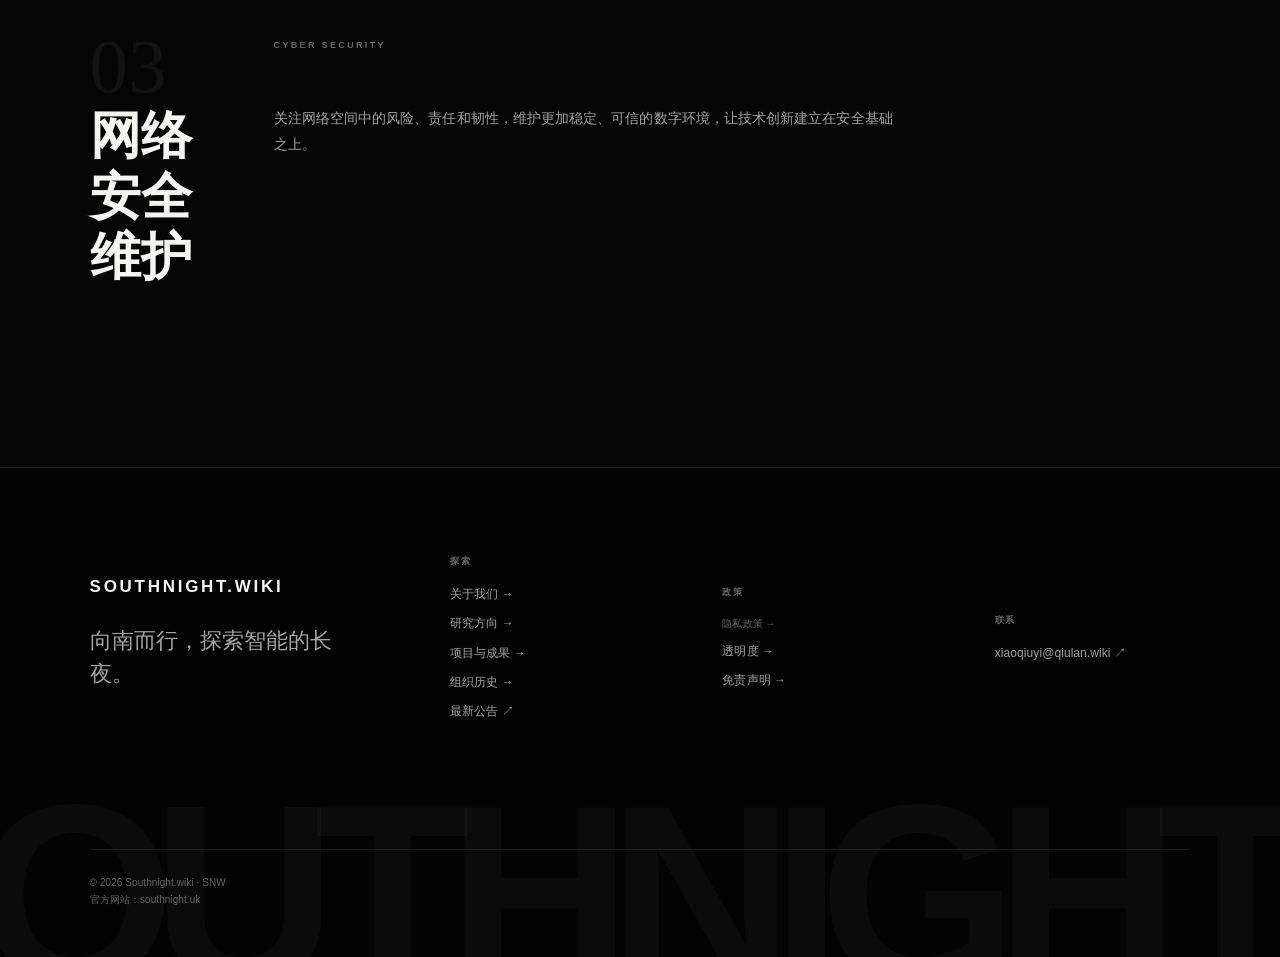
<file: research.html>
<!doctype html><html lang="zh-CN"><head><meta charset="UTF-8"><meta name="viewport" content="width=device-width,initial-scale=1"><meta name="description" content="南夜维基的研究与实践方向。"><meta name="theme-color" content="#050505"><link rel="canonical" href="https://southnight.uk/research.html"><link rel="icon" href="favicon.svg" type="image/svg+xml"><meta property="og:title" content="研究与实践 · 南夜维基"><meta property="og:description" content="南夜维基的研究与实践方向。"><meta property="og:type" content="website"><meta property="og:url" content="https://southnight.uk/research.html"><meta property="og:image" content="https://southnight.uk/night-sky.jpg"><title>研究与实践 · 南夜维基</title><link rel="stylesheet" href="style.css?v=20260809-23"></head><body><div class="noise"></div><header class="nav"><a class="brand" href="index.html"><span class="mark">SNW</span><span class="brand-main">南夜维基</span><span class="brand-sub">Southnight.wiki</span></a><nav><a href="index.html">首页</a><a href="about.html">关于</a><a class="active" href="research.html">研究</a><a href="leadership.html">成员</a><a href="principles.html">理念</a></nav></header><main><section class="page-hero page-hero-research"><p class="eyebrow">RESEARCH · 研究与实践</p><h1>探索技术，<br>也审视技术。</h1><p>我们从真实问题出发，关注人工智能与网络技术的实践价值、安全边界和公共意义。</p></section>
<div class="research-section">

<section id="ai-agents" class="research-item">
<div class="research-item-num">01</div>
<p class="kicker">AI AGENTS</p>
<h2>AI 智能体实践</h2>
<p>探索智能体在真实场景中的有效利用，关注它们如何承担任务、连接工具并协助人类。我们重视实践效果，也重视可靠性、可理解性与责任边界。</p>
</section>

<section id="internet-technology" class="research-item">
<div class="research-item-num">02</div>
<p class="kicker">INTERNET TECHNOLOGY</p>
<h2>互联网技术研究</h2>
<p>研究网络技术、互联网基础设施与开放生态，通过实践和知识分享，理解网络系统如何运行、协作与持续演进。</p>
</section>

<section id="cyber-security" class="research-item">
<div class="research-item-num">03</div>
<p class="kicker">CYBER SECURITY</p>
<h2>网络安全维护</h2>
<p>关注网络空间中的风险、责任和韧性，维护更加稳定、可信的数字环境，让技术创新建立在安全基础之上。</p>
</section>

</div></main><footer class="site-footer"><div class="footer-brand"><strong>SOUTHNIGHT.WIKI</strong><p>向南而行，探索智能的长夜。</p></div><div><h3>探索</h3><a href="about.html">关于我们 →</a><a href="research.html">研究方向 →</a><a href="index.html#projects">项目与成果 →</a><a href="leadership.html">组织历史 →</a><a href="https://dynamic.southnight.uk">最新公告 ↗</a></div><div><h3>政策</h3><a href="privacy.html">隐私政策 →</a><a href="transparency.html">透明度 →</a><a href="transparency.html#disclaimer">免责声明 →</a></div><div><h3>联系</h3><a href="mailto:xiaoqiuyi@qiulan.wiki">xiaoqiuyi@qiulan.wiki ↗</a></div><p class="footer-copy">© <span id="year"></span> Southnight.wiki · SNW<br>官方网站：southnight.uk</p></footer><script src="script.js?v=20260809-23"></script></body></html>
</file>
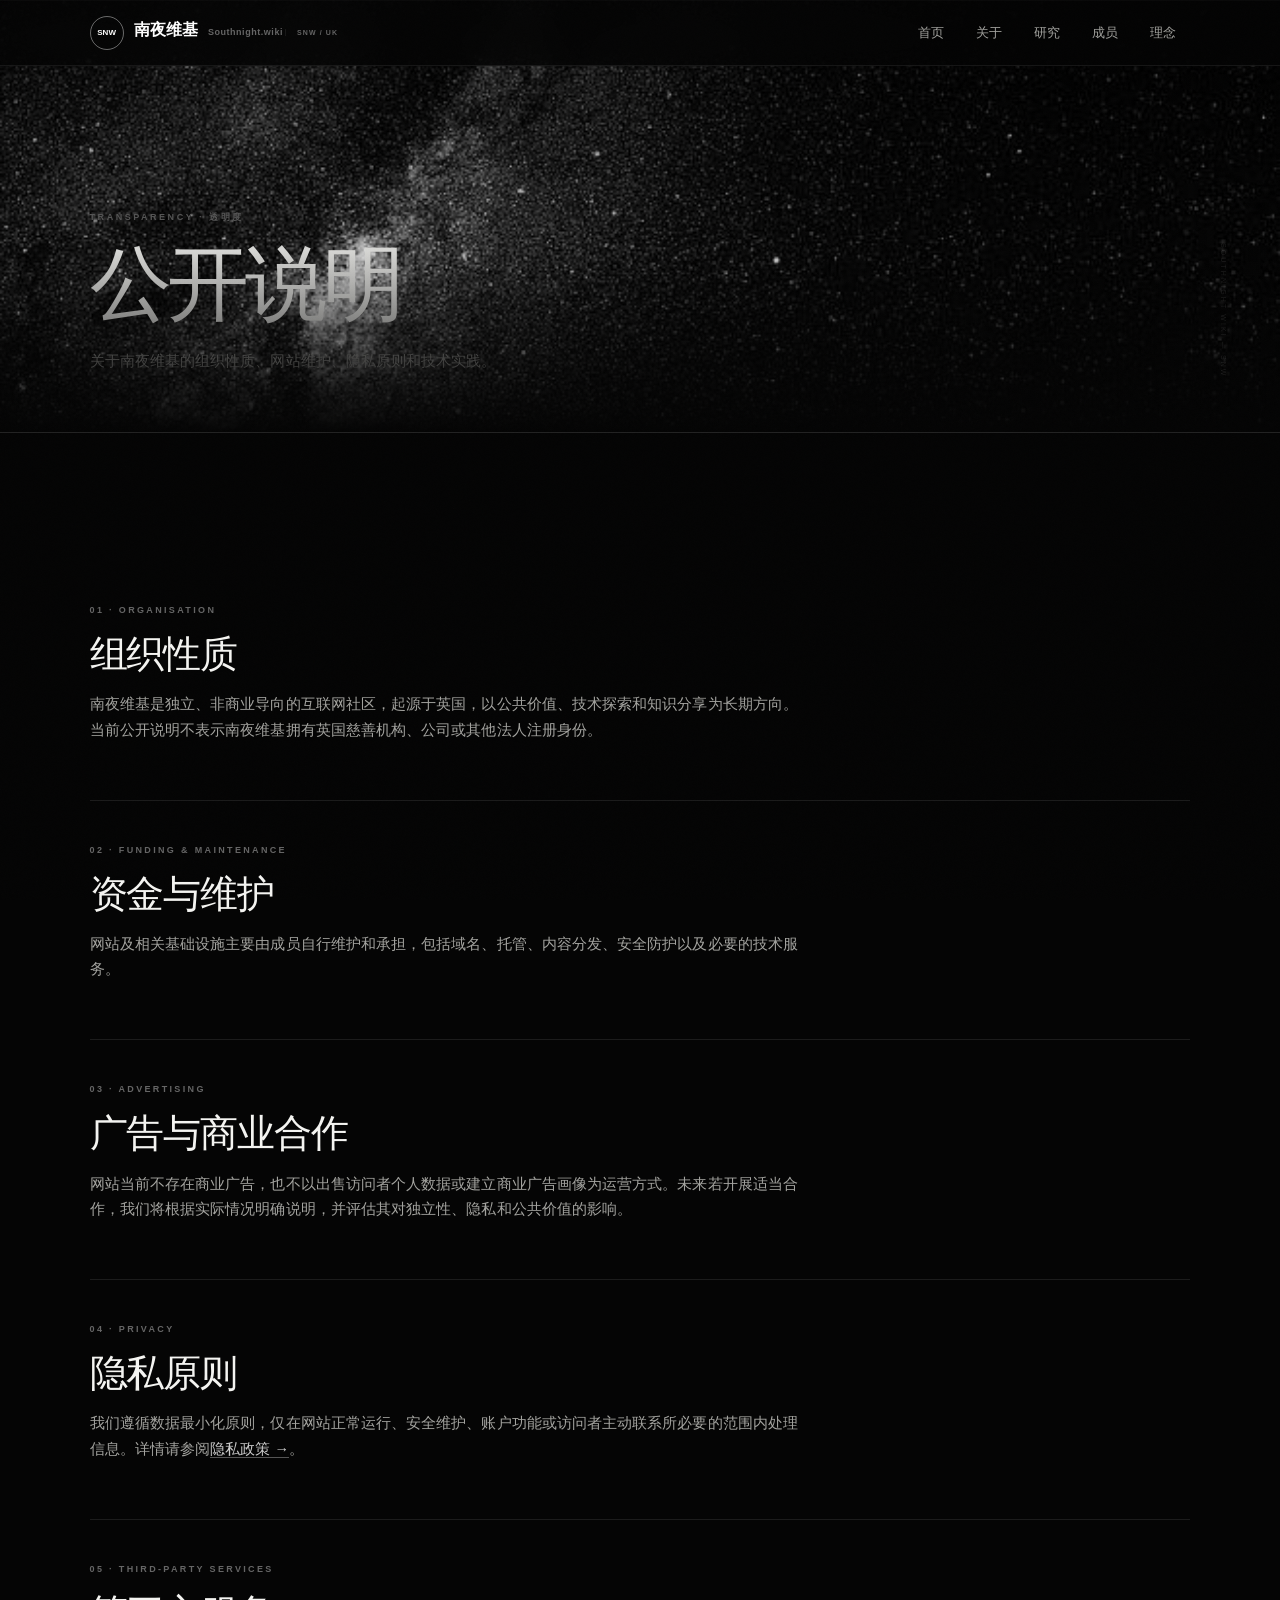
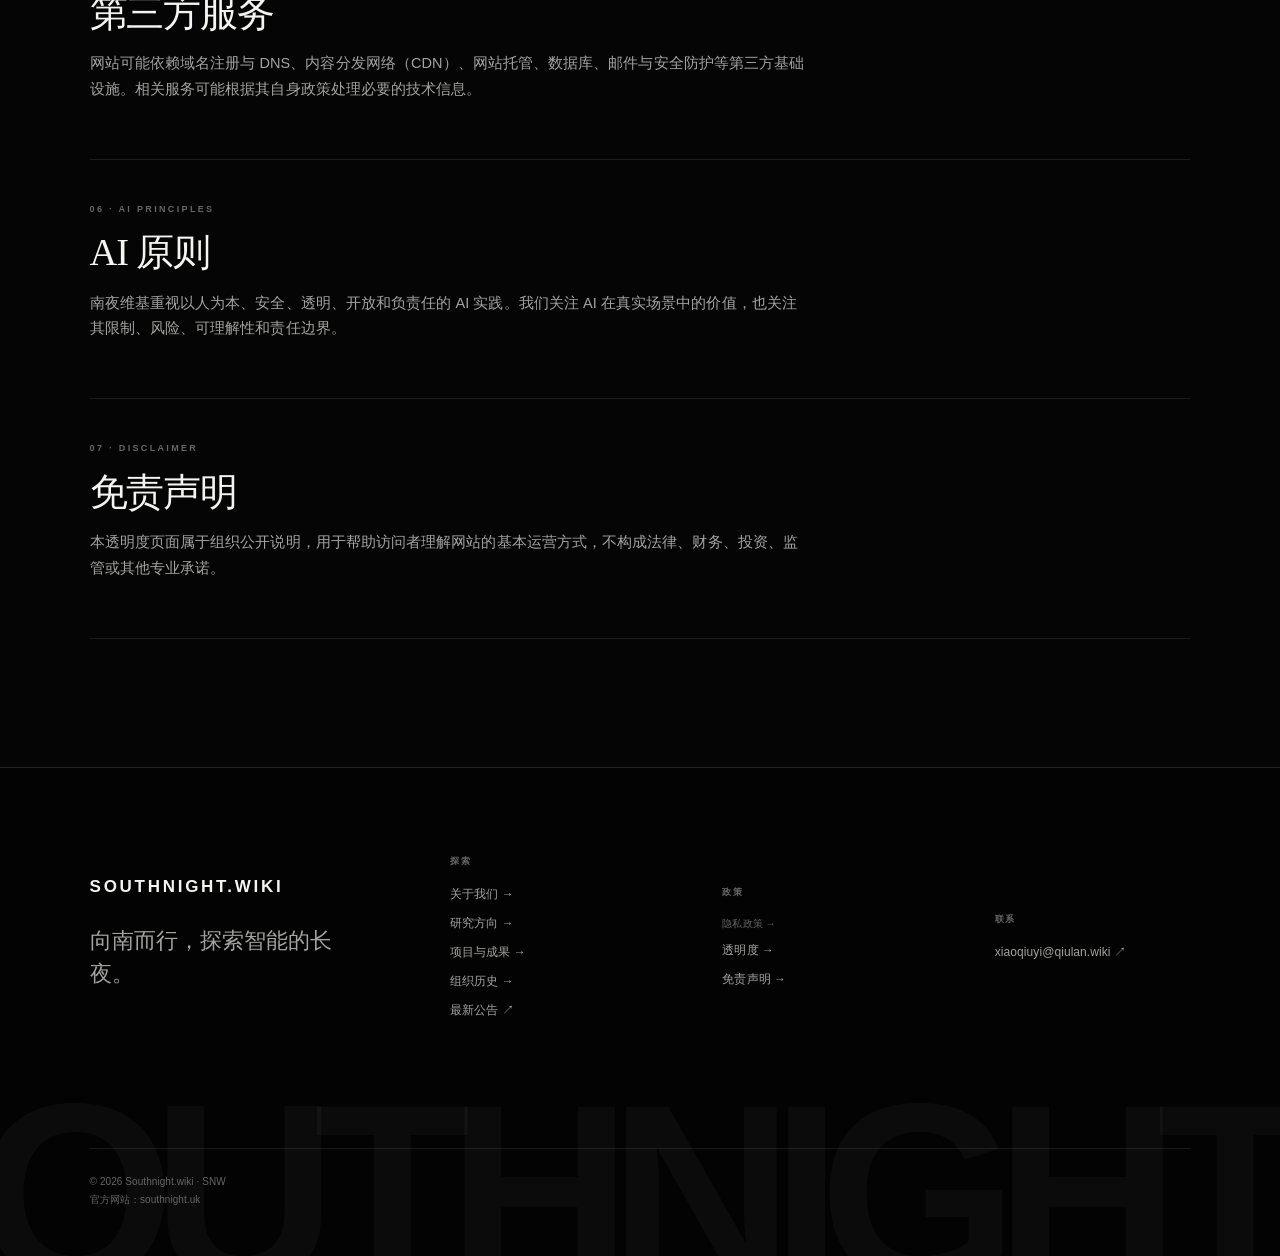
<file: transparency.html>
<!doctype html><html lang="zh-CN"><head><meta charset="UTF-8"><meta name="viewport" content="width=device-width,initial-scale=1"><meta name="description" content="南夜维基透明度说明：组织性质、资金维护、隐私原则、第三方服务与负责任的 AI 实践。"><meta name="theme-color" content="#050505"><link rel="canonical" href="https://southnight.uk/transparency.html"><meta property="og:title" content="透明度说明 · 南夜维基"><meta property="og:description" content="了解南夜维基的组织性质、基础设施维护、隐私原则与 AI 实践原则。"><meta property="og:type" content="website"><meta property="og:url" content="https://southnight.uk/transparency.html"><meta property="og:image" content="https://southnight.uk/night-sky.jpg"><link rel="icon" href="favicon.svg" type="image/svg+xml"><title>透明度说明 · 南夜维基</title><link rel="stylesheet" href="style.css?v=20260809-23"></head><body><div class="noise"></div><header class="nav"><a class="brand" href="index.html"><span class="mark">SNW</span><span class="brand-main">南夜维基</span><span class="brand-sub">Southnight.wiki</span></a><nav><a href="index.html">首页</a><a href="about.html">关于</a><a href="research.html">研究</a><a href="leadership.html">成员</a><a href="principles.html">理念</a></nav></header><main><section class="page-hero page-hero-transparency"><p class="eyebrow">TRANSPARENCY · 透明度</p><h1>公开说明</h1><p>关于南夜维基的组织性质、网站维护、隐私原则和技术实践。</p></section><div class="section transparency-list"><section><p class="kicker">01 · ORGANISATION</p><h2>组织性质</h2><p>南夜维基是独立、非商业导向的互联网社区，起源于英国，以公共价值、技术探索和知识分享为长期方向。当前公开说明不表示南夜维基拥有英国慈善机构、公司或其他法人注册身份。</p></section><section><p class="kicker">02 · FUNDING & MAINTENANCE</p><h2>资金与维护</h2><p>网站及相关基础设施主要由成员自行维护和承担，包括域名、托管、内容分发、安全防护以及必要的技术服务。</p></section><section><p class="kicker">03 · ADVERTISING</p><h2>广告与商业合作</h2><p>网站当前不存在商业广告，也不以出售访问者个人数据或建立商业广告画像为运营方式。未来若开展适当合作，我们将根据实际情况明确说明，并评估其对独立性、隐私和公共价值的影响。</p></section><section><p class="kicker">04 · PRIVACY</p><h2>隐私原则</h2><p>我们遵循数据最小化原则，仅在网站正常运行、安全维护、账户功能或访问者主动联系所必要的范围内处理信息。详情请参阅<a href="privacy.html">隐私政策 →</a>。</p></section><section><p class="kicker">05 · THIRD-PARTY SERVICES</p><h2>第三方服务</h2><p>网站可能依赖域名注册与 DNS、内容分发网络（CDN）、网站托管、数据库、邮件与安全防护等第三方基础设施。相关服务可能根据其自身政策处理必要的技术信息。</p></section><section><p class="kicker">06 · AI PRINCIPLES</p><h2>AI 原则</h2><p>南夜维基重视以人为本、安全、透明、开放和负责任的 AI 实践。我们关注 AI 在真实场景中的价值，也关注其限制、风险、可理解性和责任边界。</p></section><section id="disclaimer"><p class="kicker">07 · DISCLAIMER</p><h2>免责声明</h2><p>本透明度页面属于组织公开说明，用于帮助访问者理解网站的基本运营方式，不构成法律、财务、投资、监管或其他专业承诺。</p></section></div></main><footer class="site-footer"><div class="footer-brand"><strong>SOUTHNIGHT.WIKI</strong><p>向南而行，探索智能的长夜。</p></div><div><h3>探索</h3><a href="about.html">关于我们 →</a><a href="research.html">研究方向 →</a><a href="index.html#projects">项目与成果 →</a><a href="leadership.html">组织历史 →</a><a href="https://dynamic.southnight.uk">最新公告 ↗</a></div><div><h3>政策</h3><a href="privacy.html">隐私政策 →</a><a href="transparency.html">透明度 →</a><a href="transparency.html#disclaimer">免责声明 →</a></div><div><h3>联系</h3><a href="mailto:xiaoqiuyi@qiulan.wiki">xiaoqiuyi@qiulan.wiki ↗</a></div><p class="footer-copy">© <span id="year"></span> Southnight.wiki · SNW<br>官方网站：southnight.uk</p></footer><script src="script.js?v=20260809-23"></script></body></html>
</file>
<file: style.css>
/* ============================================================
   SNW Design System v3 — Apple Liquid Glass + Editorial Layout
   Monochrome · Restrained · Research-grade · Micro-interactions
   ============================================================ */
:root{
 --c-bg:#050505;--c-fg:#f4f4f1;--c-muted:#a3a39f;--c-dim:#666;--c-line:rgba(255,255,255,.09);
 --c-glass:rgba(10,10,10,.55);--c-glass-hover:rgba(18,18,18,.68);--c-glass-border:rgba(255,255,255,.07);
 --c-glass-glow:0 1px 0 rgba(255,255,255,.025) inset;
 --max-w:1340px;--pad:max(28px,7vw);--pad-sm:max(22px,5vw);
 --t-fast:.18s;--t-base:.26s;--t-slow:.42s;
 --f-hero:clamp(64px,7.8vw,108px);--f-h1:clamp(52px,6.4vw,88px);--f-h2:clamp(36px,4vw,58px);
 --f-body:14.5px;--lh-body:1.78;--lh-heading:1.1;
}
*,*::before,*::after{box-sizing:border-box}
html{scroll-behavior:smooth;background:var(--c-bg)}
body{margin:0;background:var(--c-bg);color:var(--c-fg);font:var(--f-body)/var(--lh-body) -apple-system,BlinkMacSystemFont,"PingFang SC","Helvetica Neue",Arial,sans-serif;overflow-x:hidden;letter-spacing:.005em}
@media(prefers-reduced-motion:reduce){*,*::before,*::after{animation-duration:.01ms!important;transition-duration:.01ms!important}}
.noise{position:fixed;inset:0;z-index:90;pointer-events:none;opacity:.02;background:url("data:image/svg+xml,%3Csvg xmlns='http://www.w3.org/2000/svg'%3E%3Cfilter id='n'%3E%3CfeTurbulence baseFrequency='.75' numOctaves='3'/%3E%3C/filter%3E%3Crect width='100%25' height='100%25' filter='url(%23n)'/%3E%3C/svg%3E")}

/* ── Nav ─────────────────────────────────────────────── */
.nav{position:fixed;inset:0 0 auto;z-index:30;height:66px;padding:0 var(--pad);display:flex;align-items:center;justify-content:space-between;border-bottom:1px solid var(--c-glass-border);background:rgba(8,8,8,.72);backdrop-filter:blur(24px) saturate(160%);-webkit-backdrop-filter:blur(24px) saturate(160%);box-shadow:var(--c-glass-glow)}.brand{display:flex;align-items:center;gap:10px;color:#fff;text-decoration:none;font-weight:650;line-height:1;font-size:14px}.brand small{display:block;margin-top:4px;color:#888;font-size:7px;letter-spacing:.24em;text-transform:uppercase}.mark{display:grid;place-items:center;width:34px;height:34px;border:1px solid rgba(255,255,255,.4);border-radius:50%;font-size:8px;font-weight:750;color:#fff;flex-shrink:0}.brand:after{content:"SNW / UK";padding-left:11px;margin-left:2px;border-left:1px solid var(--c-glass-border);color:#666;font-size:7px;letter-spacing:.16em;white-space:nowrap}
.nav nav{display:flex;gap:4px}.nav nav a{position:relative;padding:8px 14px;color:var(--c-muted);text-decoration:none;font-size:12.5px;transition:color var(--t-fast);white-space:nowrap}.nav nav a:hover{color:#fff}.nav nav a.active{color:#fff}.nav nav a.active::after{content:"";position:absolute;bottom:0;left:50%;transform:translateX(-50%);width:4px;height:4px;border-radius:50%;background:#fff;opacity:.7}

/* ── Hero ────────────────────────────────────────────── */
.hero,.page-hero{position:relative;background:#050505 url('night-sky.jpg?v=20260808-13') center/cover no-repeat}.hero:before,.page-hero:before{content:"";position:absolute;inset:0;background:linear-gradient(180deg,rgba(0,0,0,.42),rgba(0,0,0,.12) 58%,#050505)}.hero{min-height:100svh;padding:180px var(--pad) 10vh;display:flex;align-items:flex-end}.hero-copy{max-width:920px;position:relative;z-index:2}.stars,.orbit,.scroll{display:none}.eyebrow,.kicker{font-size:9px;font-weight:600;letter-spacing:.28em;color:var(--c-dim);text-transform:uppercase;margin:0}.hero .eyebrow{font-size:8.5px;color:var(--c-dim);opacity:.85}.hero h1,.page-hero h1,.section h2,.quote-band blockquote{font-family:"Songti SC","STSong",Georgia,"Times New Roman",serif;font-weight:400}.hero h1{margin:18px 0 22px;font-size:var(--f-hero);line-height:var(--lh-heading);letter-spacing:-.05em}.hero h1 em{font-style:normal;display:block;margin-top:.02em}.intro,.page-hero>p:last-child{max-width:580px;margin:0;color:#b8b8b4;font-size:15px;line-height:1.8}.actions{display:flex;gap:10px;margin-top:30px}.actions a{padding:11px 20px;border:1px solid var(--c-glass-border);color:#ddd;text-decoration:none;font-size:12px;font-weight:600;background:rgba(8,8,8,.5);backdrop-filter:blur(12px) saturate(130%);-webkit-backdrop-filter:blur(12px) saturate(130%);transition:all var(--t-base)}.actions a:hover{background:rgba(18,18,18,.7);border-color:rgba(255,255,255,.15)}.actions .primary{background:rgba(245,245,240,.85);color:#0a0a0a;border-color:transparent}.actions .primary:hover{background:#fff}.actions .secondary:hover::after{content:" →"}

/* ── Page Hero ───────────────────────────────────────── */
.page-hero{min-height:66svh;padding:154px var(--pad) 58px;display:flex;flex-direction:column;justify-content:flex-end}.page-hero h1{max-width:860px;margin:16px 0 18px;font-size:var(--f-h1);line-height:1.08;letter-spacing:-.04em}.page-hero>p:last-child{max-width:560px;font-size:14.5px}.page-hero:after{content:"SOUTHNIGHT WIKI — SNW";position:absolute;right:4vw;bottom:6vh;writing-mode:vertical-rl;color:rgba(255,255,255,.1);font-size:7px;letter-spacing:.3em}

/* ── Section ─────────────────────────────────────────── */
.section{padding:96px var(--pad);border-top:1px solid var(--c-glass-border);max-width:var(--max-w);margin:0 auto;width:100%}.section h2{margin:14px 0 20px;font-size:var(--f-h2);line-height:1.22;letter-spacing:-.03em}

/* ── About / Split ───────────────────────────────────── */
.about,.split{display:grid;grid-template-columns:1fr 1fr;gap:8vw}.about-text,.prose{padding-top:20px;color:#aaa}.about-text>p:first-child,.prose>p:first-child{color:#ddd;font-size:16px}.about dl,.prose dl{margin-top:28px}.about dl div,.prose dl div{display:flex;justify-content:space-between;gap:16px;padding:12px 0;border-top:1px solid var(--c-glass-border)}dt{color:var(--c-dim)}dd{margin:0;text-align:right;color:#ccc}

/* ── Stats row (About page) ──────────────────────────── */
.stats-row{display:grid;grid-template-columns:repeat(3,1fr);padding:44px 0;border-top:1px solid var(--c-glass-border);border-bottom:1px solid var(--c-glass-border)}.stat-item{padding:22px var(--pad-sm);border-right:1px solid var(--c-glass-border)}.stat-item:last-child{border:0}.stat-item .stat-label{color:var(--c-dim);font-size:9px;letter-spacing:.22em;text-transform:uppercase;margin-bottom:10px}.stat-item .stat-value{font:400 clamp(24px,3.2vw,38px)/1.2 "Songti SC",Georgia,serif;color:#ddd}.stat-item .stat-detail{color:var(--c-muted);font-size:12px;margin-top:6px}

/* ── Cards (Research modules) ────────────────────────── */
.focus-head{display:flex;align-items:flex-end;justify-content:space-between;gap:30px;margin-bottom:12px}.focus-head p{max-width:340px;color:var(--c-muted)}.cards{display:grid;grid-template-columns:repeat(3,1fr);gap:0;margin-top:36px}.cards article{position:relative;min-height:320px;padding:38px 34px 42px;border-right:1px solid var(--c-glass-border);border-bottom:1px solid var(--c-glass-border);background:var(--c-glass);backdrop-filter:blur(14px) saturate(130%);-webkit-backdrop-filter:blur(14px) saturate(130%);box-shadow:var(--c-glass-glow);transition:transform var(--t-base)}.cards article:last-child{border-right:0}.cards article:hover{background:rgba(18,18,18,.65);transform:translateY(-3px)}.cards article::before{content:attr(data-num);position:absolute;top:30px;left:34px;font:400 clamp(52px,6vw,80px)/1 Georgia,"Times New Roman",serif;color:rgba(255,255,255,.06);pointer-events:none}.cards article>span{position:absolute;top:32px;left:34px;font:400 clamp(48px,5.5vw,72px)/1 Georgia,"Times New Roman",serif;color:rgba(255,255,255,.06);pointer-events:none}.icon{display:none}.cards h3{font-size:21px;font-weight:500;margin:60px 0 14px;position:relative}.cards h3::after{content:"";display:block;width:22px;height:1px;background:rgba(255,255,255,.18);margin-top:14px}.cards p{color:var(--c-muted);font-size:13px;line-height:1.82;max-width:280px}

/* ── Timeline ────────────────────────────────────────── */
.history{display:grid;grid-template-columns:.6fr 1.4fr;gap:7vw}.history-title{align-self:start}.history-title>p:last-child{color:var(--c-dim)}.timeline{position:relative;padding-left:28px;border-left:1px solid var(--c-glass-border)}.timeline article{position:relative;padding:18px 0 22px 24px;transition:transform var(--t-fast)}.timeline article:hover{transform:translateX(5px)}.timeline article::before{content:"";position:absolute;left:-33px;top:27px;width:9px;height:9px;border-radius:50%;background:#333;border:2px solid rgba(255,255,255,.15);transition:all var(--t-fast)}.timeline article:hover::before{background:#fff;border-color:#fff}.timeline b{position:absolute;left:-24px;top:22px;font:10px Georgia,"Times New Roman",serif;color:var(--c-dim)}.timeline h3{margin:0 0 2px;font-size:22px;font-weight:500}.timeline p{margin:0;color:var(--c-dim);font-size:12px}.honor{grid-column:2;display:flex;align-items:center;justify-content:space-between;padding:22px 28px;margin-top:24px;border:1px solid rgba(255,255,255,.12);background:rgba(16,16,16,.72);backdrop-filter:blur(16px) saturate(150%);-webkit-backdrop-filter:blur(16px) saturate(150%);box-shadow:var(--c-glass-glow)}.honor>span{writing-mode:vertical-rl;color:var(--c-dim);font-size:7.5px;letter-spacing:.16em}.honor h3{margin:0;font:28px Georgia}.honor p{margin:0;color:var(--c-dim);font-size:11px}.honor i{font-size:24px}

/* ── Research Page (straight DOM, no grid-areas) ──────── */
.research-section{padding:96px var(--pad);max-width:var(--max-w);margin:0 auto;width:100%;border-top:1px solid var(--c-glass-border)}.research-item{display:grid;grid-template-columns:120px 1fr;column-gap:5vw;padding:72px 0;border-top:1px solid var(--c-glass-border)}.research-item:first-child{border-top:none}.research-item-num{font:400 clamp(52px,6vw,80px)/1 Georgia,"Times New Roman",serif;color:rgba(255,255,255,.06);margin:-8px 0 0;grid-row:1/-1}.research-item .kicker{color:var(--c-dim);font-size:9px;font-weight:600;letter-spacing:.26em;text-transform:uppercase;margin:0 0 8px}.research-item h2{font-size:var(--f-h2);margin:0 0 12px;line-height:1.18}.research-item p{color:var(--c-muted);max-width:620px;font-size:14px;line-height:1.82;margin:0}@media(max-width:800px){.research-item{grid-template-columns:1fr;column-gap:0;padding:46px 0}.research-item-num{font-size:56px;margin:0;grid-row:auto}}

/* ── Leadership Page ─────────────────────────────────── */
.leadership-page{display:grid;grid-template-columns:.7fr 1.3fr;gap:7vw;max-width:var(--max-w);margin:0 auto;width:100%}.role-feature{align-self:start;border-top:1px solid #fff;padding-top:22px;position:sticky;top:90px}.role-feature .kicker{margin-bottom:10px}.role-feature h2{font-size:62px;margin:0 0 10px}.role-feature>p:last-child{color:var(--c-muted)}.leader-list{position:relative;padding-left:28px;border-left:1px solid var(--c-glass-border)}.leader-list article{position:relative;padding:16px 0 18px 24px;transition:transform var(--t-fast)}.leader-list article:hover{transform:translateX(4px)}.leader-list article::before{content:"";position:absolute;left:-33px;top:22px;width:9px;height:9px;border-radius:50%;background:#333;border:2px solid rgba(255,255,255,.15);transition:all var(--t-fast)}.leader-list article:hover::before{background:#fff;border-color:#fff}.leader-list b{position:absolute;left:-24px;top:17px;font:10px Georgia,"Times New Roman",serif;color:var(--c-dim)}.leader-list small{display:block;color:var(--c-dim);font-size:11px;margin-bottom:2px;text-transform:uppercase;letter-spacing:.12em}.leader-list h3{font-size:24px;margin:0 0 2px;font-weight:500}.leader-list p{margin:0;color:var(--c-dim);font-size:12px}.honor.wide{grid-column:2;margin-top:20px}

/* ── Principles Page ─────────────────────────────────── */
.principle-stack{padding-bottom:40px}.principle-block{display:grid;grid-template-columns:120px 1fr;gap:5vw;padding:72px 0;border-bottom:1px solid var(--c-glass-border)}.principle-block-num{font:400 clamp(56px,6.2vw,84px)/1 Georgia,"Times New Roman",serif;color:rgba(255,255,255,.04);margin:-6px 0 0}.principle-block h2{font-size:var(--f-h2);margin:24px 0 14px;line-height:1.16}.principle-block p{color:var(--c-muted);max-width:560px;font-size:14px;line-height:1.84}

/* ── Announcements ───────────────────────────────────── */
.announcements{max-width:var(--max-w);margin:0 auto;width:100%}.announcement-head{display:flex;align-items:flex-end;justify-content:space-between;gap:28px;margin-bottom:32px}.announcement-head h2{margin-bottom:0}.announcement-head>a{color:var(--c-muted);text-decoration:none;font-size:11px;padding-bottom:3px;border-bottom:1px solid var(--c-dim);transition:all var(--t-fast)}.announcement-head>a:hover{color:#fff;border-color:#fff}.announcement-list{border-top:1px solid var(--c-glass-border)}.announcement-item{display:grid;grid-template-columns:100px minmax(0,1fr) auto;gap:30px;padding:28px 0;border-bottom:1px solid var(--c-glass-border);transition:transform var(--t-fast)}.announcement-item:hover{transform:translateX(3px)}.announcement-date{color:var(--c-dim);font:10px Georgia,serif;letter-spacing:.06em;padding-top:2px}.announcement-item h3{margin:0 0 6px;font:400 23px/1.3 "Songti SC",Georgia,serif}.announcement-item p{margin:0;max-width:680px;color:var(--c-muted);white-space:pre-wrap;font-size:13.5px}.announcement-pin{color:var(--c-muted);font-size:8px;letter-spacing:.12em}.announcement-loading,.announcement-empty,.announcement-error{padding:32px 0;color:var(--c-dim)}.announcement-error{color:#b99}

/* ── Quote band ──────────────────────────────────────── */
.quote-band{min-height:36vh;padding:70px var(--pad);display:flex;flex-direction:column;align-items:center;justify-content:center;text-align:center;background:rgba(235,235,230,.92);color:#0a0a0a;backdrop-filter:blur(20px) saturate(160%);-webkit-backdrop-filter:blur(20px) saturate(160%)}.quote-band blockquote{margin:0;font-size:clamp(28px,3.4vw,46px);line-height:1.36}.quote-band p{font-size:8px;letter-spacing:.3em;margin-top:24px}

/* ── Page switcher ───────────────────────────────────── */
.page-switcher{display:grid;grid-template-columns:1fr 1fr;border-top:1px solid var(--c-glass-border);max-width:var(--max-w);margin:0 auto;width:100%}.page-switcher a{min-height:100px;padding:26px var(--pad);display:flex;flex-direction:column;justify-content:center;color:#fff;text-decoration:none;transition:background var(--t-fast)}.page-switcher a+a{align-items:flex-end;border-left:1px solid var(--c-glass-border);text-align:right}.page-switcher a:hover{background:rgba(255,255,255,.03)}.page-switcher small{color:var(--c-dim);font-size:9px;letter-spacing:.1em}.page-switcher strong{font:400 clamp(18px,2.6vw,28px) Georgia,"Songti SC",serif}

/* ── Mobile tabs ─────────────────────────────────────── */
.mobile-tabs{display:none}.lang-toggle{position:fixed;top:14px;right:18px;z-index:80;width:38px;height:38px;border:1px solid rgba(255,255,255,.2);border-radius:50%;background:rgba(8,8,8,.55);color:#fff;font-weight:700;font-size:10px;backdrop-filter:blur(20px) saturate(150%);-webkit-backdrop-filter:blur(20px) saturate(150%);cursor:pointer;transition:all var(--t-fast)}.lang-toggle:hover{background:#fff;color:#0a0a0a}

/* ── Footer ──────────────────────────────────────────── */
footer{padding:38px var(--pad);display:grid;grid-template-columns:1fr 1fr 1fr;align-items:center;border-top:1px solid var(--c-glass-border)}footer>p{text-align:center;color:var(--c-dim);font-size:10px}.copy{text-align:right!important}

/* ── Reveal micro-interactions ───────────────────────── */
.reveal{opacity:0;transform:translateY(12px);transition:opacity .55s ease-out,transform .55s ease-out}.reveal.visible{opacity:1;transform:none}

/* ── EN/ZH ───────────────────────────────────────────── */
html[lang="en-GB"] body{font-family:-apple-system,BlinkMacSystemFont,"Helvetica Neue",Arial,sans-serif;line-height:1.62}html[lang="en-GB"] .hero h1,html[lang="en-GB"] .page-hero h1,html[lang="en-GB"] .section h2,html[lang="en-GB"] blockquote{font-family:Georgia,"Times New Roman",serif;letter-spacing:-.04em}html[lang="en-GB"] .hero h1 em{font-style:italic}html[lang="en-GB"] .eyebrow,html[lang="en-GB"] .kicker{letter-spacing:.2em}html[lang="zh-CN"] body{line-height:1.76}html[lang="zh-CN"] .hero h1,html[lang="zh-CN"] .page-hero h1{letter-spacing:-.05em}

/* ── Responsive ──────────────────────────────────────── */
@media(max-width:800px){
 :root{--f-hero:clamp(48px,13vw,60px);--f-h1:clamp(40px,11vw,50px);--f-h2:clamp(32px,9vw,41px);--pad:22px;--pad-sm:20px}
 body{padding-bottom:68px}
 .nav{height:60px;padding:0 20px}.nav nav,.brand:after{display:none}.brand{font-size:13px}.mark{width:32px;height:32px;font-size:8px}
 .lang-toggle{top:12px;right:12px;width:36px;height:36px}
 .hero{min-height:100svh;padding:120px var(--pad) 72px}.hero h1{margin:14px 0 16px}.hero .eyebrow{font-size:7.5px}.intro{font-size:13.5px;max-width:310px}.actions{grid-template-columns:1fr 1fr;gap:8px;margin-top:22px}.actions a{padding:10px 7px;text-align:center;font-size:11px;white-space:nowrap}
 .page-hero{min-height:62svh;padding:118px var(--pad) 42px}.page-hero:after{display:none}.page-hero h1{margin:12px 0}.page-hero>p:last-child{font-size:13.5px}
 .section{padding:60px var(--pad)}
 .about,.split,.history,.leadership-page{grid-template-columns:1fr;gap:20px}
 .about-text,.prose{padding-top:0;font-size:13px}.about-text>p:first-child,.prose>p:first-child{font-size:14px}
 .about dd,.prose dd{max-width:58%}
 .stats-row{grid-template-columns:1fr}.stat-item{border-right:0;border-bottom:1px solid var(--c-glass-border);padding:18px var(--pad-sm)}.stat-item:last-child{border-bottom:0}
 .focus-head{display:block}
 .cards{grid-template-columns:1fr}.cards article{min-height:240px;padding:30px;border-right:0}.cards article::before{font-size:60px;top:24px;left:30px}.cards h3{font-size:19px;margin-top:52px}
 .history-title{position:static}.timeline{padding-left:22px}.timeline article{padding:14px 0 16px 18px}.timeline article::before{left:-27px;top:20px;width:7px;height:7px}.timeline b{left:-20px;top:18px}.timeline h3{font-size:19px}.honor,.honor.wide{grid-column:1}

 .role-feature{position:static;padding-top:16px}.role-feature h2{font-size:46px}.leader-list{padding-left:24px}.leader-list article{padding:12px 0 14px 18px}.leader-list article::before{left:-29px;top:18px;width:7px;height:7px}.leader-list b{left:-22px;top:15px}.leader-list h3{font-size:21px}
 .principle-block{grid-template-columns:1fr;gap:8px;padding:50px 0}.principle-block-num{font-size:62px;margin:0}
 .quote-band{min-height:30vh;padding:48px var(--pad)}.quote-band blockquote{font-size:25px}
 .research-section{padding:60px var(--pad)}
 .announcement-head{display:block;margin-bottom:22px}.announcement-head>a{display:inline-block;margin-top:10px}.announcement-item{grid-template-columns:1fr;gap:6px;padding:20px 0}.announcement-item h3{font-size:20px}.announcement-pin{grid-row:1}
 .page-switcher a{min-height:84px;padding:18px var(--pad)}.page-switcher strong{font-size:15px}
 .mobile-tabs{position:fixed;display:grid;grid-template-columns:repeat(5,1fr);left:6px;right:6px;bottom:max(6px,env(safe-area-inset-bottom));z-index:70;height:56px;border:1px solid var(--c-glass-border);border-radius:14px;background:rgba(12,12,12,.88);backdrop-filter:blur(24px) saturate(170%);-webkit-backdrop-filter:blur(24px) saturate(170%);box-shadow:0 2px 28px rgba(0,0,0,.45);overflow:hidden}.mobile-tabs a{min-width:0;display:flex;flex-direction:column;align-items:center;justify-content:center;color:var(--c-muted);text-decoration:none;font-size:8px;gap:1px}.mobile-tabs a span{font-size:14px;line-height:1}.mobile-tabs a i{font-style:normal;white-space:nowrap;font-size:7.5px}.mobile-tabs a.active{color:#fff;background:rgba(255,255,255,.06)}
 footer{grid-template-columns:1fr;gap:12px;padding:32px var(--pad);text-align:center}.copy{text-align:center!important}
 html[lang="en-GB"] .hero h1{font-size:clamp(42px,11vw,50px)}html[lang="en-GB"] .hero h1 br,html[lang="en-GB"] .page-hero h1 br{display:none}html[lang="en-GB"] .hero h1 em{display:block;margin-top:.03em}html[lang="en-GB"] .page-hero h1{font-size:clamp(36px,10vw,44px)}html[lang="en-GB"] .section h2{font-size:30px}
}

/* ── V15 Compact Announce Bar ────────────────────────── */
.announce-bar{display:flex;align-items:center;gap:14px;padding:9px var(--pad);border-bottom:1px solid var(--c-glass-border);background:rgba(10,10,10,.55);backdrop-filter:blur(14px);-webkit-backdrop-filter:blur(14px);font-size:12.5px;overflow:hidden}.announce-bar-label{color:var(--c-dim);font-size:8px;letter-spacing:.2em;text-transform:uppercase;white-space:nowrap;flex-shrink:0}.announce-bar-text{flex:1;min-width:0;color:var(--c-muted);white-space:nowrap;overflow:hidden;text-overflow:ellipsis}.announce-bar-text a{color:var(--c-fg);text-decoration:none}.announce-bar-text a:hover{text-decoration:underline}.announce-bar-link{color:var(--c-dim);text-decoration:none;font-size:11px;white-space:nowrap;flex-shrink:0;transition:color var(--t-fast)}.announce-bar-link:hover{color:#fff}@media(max-width:800px){.announce-bar{flex-wrap:wrap;gap:6px 14px;padding:8px var(--pad-sm)}.announce-bar-text{white-space:normal;display:-webkit-box;-webkit-line-clamp:1;-webkit-box-orient:vertical;overflow:hidden}.announce-bar-link{font-size:10px;margin-left:auto}}

/* ── Brand refinement ────────────────────────────────── */
.brand{align-items:baseline;gap:0}.brand .mark{flex-shrink:0;margin-right:10px}.brand .brand-main{font-size:16px;font-weight:650;color:#fff;line-height:1}.brand .brand-sub{font-size:9px;color:var(--c-dim);letter-spacing:.06em;margin-left:10px;display:inline-block;line-height:1}.brand small{display:none}@media(max-width:800px){.brand .brand-sub{display:none}.brand .brand-main{font-size:14px}}

/* ── Cleaned kickers (no numeric prefix) ─────────────── */
.kicker{color:var(--c-dim);font-size:9px;font-weight:600;letter-spacing:.26em;text-transform:uppercase;margin:0}

/* ── Alternate research block (visual right num) ─────── */


/* ── Stats bar (About page) ──────────────────────────── */
.stats-bar{display:grid;grid-template-columns:repeat(3,1fr);border-top:1px solid var(--c-glass-border);border-bottom:1px solid var(--c-glass-border)}@media(max-width:800px){.stats-bar{grid-template-columns:1fr}}.stats-bar-item{padding:20px var(--pad-sm);border-right:1px solid var(--c-glass-border);display:flex;flex-direction:column;gap:4px}.stats-bar-item:last-child{border:0}.stats-bar-item span{color:var(--c-dim);font-size:8.5px;letter-spacing:.18em;text-transform:uppercase}.stats-bar-item strong{font:400 clamp(22px,2.8vw,32px) "Songti SC",Georgia,serif;color:#ddd}.stats-bar-item{color:var(--c-dim);font-size:11px}

/* ── Sub-page hero differentiation ──────────────────── */
.page-hero-about:after{content:"ARCHIVE · 档案"}
.page-hero-timeline:after{content:"TIMELINE · 时间轴"}
.page-hero-principles:after{content:"PRINCIPLES · 原则"}@media(max-width:800px){.page-hero:after{display:none}}

/* ── Scroll down hint ────────────────────────────────── */
.scroll{display:block;position:absolute;right:var(--pad);bottom:5vh;color:var(--c-dim);font-size:8px;letter-spacing:.28em;z-index:2}

/* ── Remove old announcement section ─────────────────── */
.announcements{display:none !important}.section#announcements{display:none !important}

/* ── Translate announcements in bar ──────────────────── */
.announce-bar[data-empty] .announce-bar-text{color:var(--c-dim)}

/* ── Section numbers (subtle, differentiated) ─────────── */
.section-num{font-size:7.5px;font-weight:500;letter-spacing:.22em;color:rgba(255,255,255,.18);margin-right:2px}@media(max-width:800px){.section-num{display:block;margin-bottom:2px}}

/* ── Compact announce bar polish ─────────────────────── */
.announce-bar{font-size:12px;gap:16px;padding:10px var(--pad);border-bottom:1px solid var(--c-glass-border)}.announce-bar-label{font-size:7.5px;letter-spacing:.22em;color:var(--c-dim)}.announce-bar-text{font-size:12px;color:var(--c-muted)}.announce-bar-link{font-size:10.5px;color:var(--c-dim)}@media(max-width:800px){.announce-bar{padding:9px var(--pad-sm);gap:6px 12px}.announce-bar-text{font-size:11px}}

/* ── Sub-page hero fine differentiation ──────────────── */
.page-hero-about:before{background:linear-gradient(180deg,rgba(0,0,0,.48),rgba(0,0,0,.1) 60%,#050505),linear-gradient(0deg,rgba(0,0,0,.1),transparent 30%)}.page-hero-timeline:after{content:"TIMELINE · 历任成员";right:auto;left:4vw}.page-hero-principles:after{content:"PRINCIPLES · 四条原则"}.page-hero-research:after{content:"RESEARCH · 项目展示"}@media(max-width:800px){.page-hero:after{display:none}}

/* ── Stats bar spacing ───────────────────────────────── */
.stats-bar{border-top:1px solid var(--c-glass-border);margin-top:-1px}

/* ── Footer brand compact ────────────────────────────── */
footer .brand{font-size:15px}footer .brand small{display:block;margin-top:3px;font-size:7.5px;color:var(--c-dim);letter-spacing:.18em}

/* ── About page: summary vs. archive distinction ─────── */
.stats-bar{padding:6px 0}.stats-bar-item strong{font-size:clamp(20px,2.5vw,28px);line-height:1.2}.stats-bar-item span{font-size:8px;letter-spacing:.16em;color:var(--c-dim)}.stats-bar-item{font-size:10px;color:var(--c-dim)}

/* Detailed dl — more archival, smaller text, wider spacing */
.about dl,.prose dl{margin-top:40px}.about dl div,.prose dl div{padding:16px 0;font-size:13.5px}.about dt,.prose dt{color:var(--c-dim);font-size:11px;letter-spacing:.08em}.about dd,.prose dd{font-size:13.5px}

/* ── Privacy Policy ──────────────────────────────────── */
.privacy-content{max-width:780px;padding:72px var(--pad) 96px}.privacy-content h2{font-size:clamp(22px,2.5vw,30px);margin:48px 0 16px;padding-top:32px;border-top:1px solid var(--c-glass-border)}.privacy-content h3{font-size:15px;margin:28px 0 10px;color:#ccc;font-weight:500}.privacy-content ul{padding-left:18px;margin:10px 0 20px}.privacy-content li{margin:6px 0;color:var(--c-muted);font-size:13.5px}.privacy-content a{color:#bbb;text-decoration:underline;text-underline-offset:3px}.privacy-content a:hover{color:#fff}.privacy-intro{margin-bottom:30px;font-size:15px;color:#ccc}.privacy-closing{text-align:center;margin-top:48px;padding-top:32px;border-top:1px solid var(--c-glass-border);color:var(--c-dim);font-style:italic}.page-hero-privacy{min-height:38svh;background-position:center 25%}.page-hero-privacy:after{content:"PRIVACY · 隐私"}footer a[href="privacy.html"]{color:var(--c-dim);font-size:10px;text-decoration:none}.footer a[href="privacy.html"]:hover{color:#fff}@media(max-width:800px){.privacy-content{padding:48px var(--pad-sm) 72px}.privacy-content h2{font-size:20px;margin-top:36px}}

/* ── Community homepage expansion ────────────────────── */
.section-heading{display:flex;align-items:flex-end;justify-content:space-between;gap:32px;margin-bottom:34px}.section-heading>p{max-width:360px;color:var(--c-muted)}.section-link,.story-link{color:var(--c-muted);font-size:12px;text-decoration:none;border-bottom:1px solid var(--c-dim);padding-bottom:3px}.section-link:hover,.story-link:hover{color:#fff;border-color:#fff}
.news-preview{padding-top:58px;padding-bottom:58px}.news-list{border-top:1px solid var(--c-line)}.news-item{display:grid;grid-template-columns:110px minmax(0,1fr) 90px;gap:24px;padding:22px 4px;border-bottom:1px solid var(--c-line)}.news-item time{color:var(--c-dim);font-size:11px}.news-item h3{font:400 21px/1.3 "Songti SC",Georgia,serif;margin:0 0 5px}.news-item p{margin:0;color:var(--c-muted);font-size:13px;white-space:nowrap;overflow:hidden;text-overflow:ellipsis}.news-item a{justify-self:end;color:var(--c-muted);text-decoration:none;font-size:11px}.news-item a:hover{color:#fff}
.projects{background:#070707}.project-grid{display:grid;grid-template-columns:repeat(3,1fr);border:1px solid var(--c-line)}.project-card{position:relative;min-height:300px;padding:30px;border-right:1px solid var(--c-line)}.project-card:last-child{border:0}.project-card .project-status{position:absolute;top:26px;right:26px;color:var(--c-muted);font-size:9px;border:1px solid var(--c-line);padding:4px 8px}.project-index{color:var(--c-dim);font:10px Georgia,serif;letter-spacing:.12em}.project-card h3{margin:66px 0 13px;font-size:22px}.project-card>p:not(.project-index){color:var(--c-muted);font-size:13px;min-height:68px}.project-card>a{display:inline-block;margin-top:22px;color:#ddd;text-decoration:none;font-size:12px;border-bottom:1px solid #555;padding-bottom:2px}
.principle-summary{display:grid;grid-template-columns:repeat(4,1fr);border-top:1px solid var(--c-line)}.principle-summary article{padding:28px 24px;border-right:1px solid var(--c-line)}.principle-summary article:last-child{border:0}.principle-summary b{font:11px Georgia,serif;color:var(--c-dim)}.principle-summary h3{font-size:19px;margin:28px 0 10px}.principle-summary p{color:var(--c-muted);font-size:13px}
.story{display:grid;grid-template-columns:1.1fr .9fr;gap:9vw;background:#080808}.story-copy>p:not(.kicker){color:var(--c-muted);max-width:620px}.story-link{display:inline-block;margin-top:20px}.story-meta{border-top:1px solid var(--c-line)}.story-meta>div{display:flex;justify-content:space-between;align-items:center;padding:18px 0;border-bottom:1px solid var(--c-line)}.story-meta span{color:var(--c-dim);font-size:11px}.story-meta strong{font:400 23px "Songti SC",Georgia,serif}
.site-footer{display:grid;grid-template-columns:1.4fr repeat(3,1fr);gap:5vw;padding:62px var(--pad) 38px;border-top:1px solid var(--c-line);background:#040404}.site-footer h3{color:var(--c-dim);font-size:9px;letter-spacing:.18em;text-transform:uppercase;margin:0 0 14px}.site-footer a{display:block;color:var(--c-muted);text-decoration:none;font-size:12px;margin:8px 0}.site-footer a:hover{color:#fff}.footer-brand strong{font-size:16px;letter-spacing:.1em}.footer-brand p{color:var(--c-muted);font:400 20px/1.5 "Songti SC",Georgia,serif;max-width:260px}.footer-copy{grid-column:1/-1!important;text-align:left!important;padding-top:24px;border-top:1px solid var(--c-line);color:var(--c-dim)!important}
.transparency-list{max-width:860px}.transparency-list>section{padding:42px 0;border-bottom:1px solid var(--c-line)}.transparency-list h2{font-size:clamp(28px,3vw,40px);margin:12px 0}.transparency-list p:last-child{color:var(--c-muted);max-width:720px}.transparency-list a{color:#ccc;text-decoration:none;border-bottom:1px solid #555}.page-hero-transparency{min-height:48svh}
@media(max-width:800px){.section-heading{display:block;margin-bottom:25px}.section-link{display:inline-block;margin-top:12px}.news-preview{padding-top:44px;padding-bottom:44px}.news-item{grid-template-columns:1fr;gap:5px;padding:19px 0}.news-item a{justify-self:start;margin-top:5px}.project-grid,.principle-summary{grid-template-columns:1fr}.project-card,.principle-summary article{min-height:auto;border-right:0;border-bottom:1px solid var(--c-line)}.project-card{padding:26px}.project-card h3{margin-top:50px}.project-card>p:not(.project-index){min-height:auto}.story{grid-template-columns:1fr;gap:36px}.site-footer{grid-template-columns:1fr 1fr;padding:46px var(--pad) 90px}.footer-brand{grid-column:1/-1}.footer-copy{grid-column:1/-1!important}.transparency-list>section{padding:32px 0}}


/* ============================================================
   2026 Editorial homepage refinement
   Keeps the monochrome SNW system; reduces card treatment.
   ============================================================ */
:root{--space-section:clamp(78px,10vw,150px);--radius:0;--surface-soft:#080808;--line-soft:rgba(255,255,255,.12)}
html{scroll-padding-top:72px}
.nav{background:rgba(5,5,5,.86);backdrop-filter:blur(16px);-webkit-backdrop-filter:blur(16px)}
.hero{min-height:clamp(680px,94svh,980px);padding-top:150px;padding-bottom:clamp(72px,12vh,130px);align-items:flex-end;background-position:center}
.hero:before{background:linear-gradient(180deg,rgba(0,0,0,.56),rgba(0,0,0,.05) 50%,#050505 96%)}
.hero-copy{max-width:980px}.hero h1{font-size:clamp(60px,8.4vw,122px);line-height:1.02;margin:20px 0 28px}.hero .intro{max-width:600px}.actions a{border-radius:0;backdrop-filter:none;-webkit-backdrop-filter:none}.scroll{bottom:clamp(24px,5vh,58px)}
.section{max-width:none;padding:var(--space-section) var(--pad);border-top:1px solid var(--line-soft)}
.about{grid-template-columns:minmax(0,1.1fr) minmax(280px,.9fr);gap:clamp(48px,11vw,180px);max-width:var(--max-w)}
.about-lead h2{font-size:clamp(38px,5vw,72px);line-height:1.12;margin-top:22px}.about-text{padding-top:42px}.about-text>p:first-child{font:400 clamp(22px,2.4vw,34px)/1.45 "Songti SC",Georgia,serif;color:#e8e8e3}.about-text>p:nth-child(2){max-width:500px}
.research-home{max-width:none;background:#060606}.section-heading{max-width:var(--max-w);margin:0 auto 48px}.section-heading h2{margin-bottom:0}.research-list{max-width:var(--max-w);margin:0 auto;border-top:1px solid var(--line-soft)}.research-row{display:grid;grid-template-columns:90px minmax(250px,1.05fr) minmax(200px,.95fr) 32px;align-items:center;gap:28px;padding:28px 4px;border-bottom:1px solid var(--line-soft);color:var(--c-fg);text-decoration:none;transition:background var(--t-base),padding var(--t-base)}.research-row:hover{background:rgba(255,255,255,.035);padding-left:16px;padding-right:16px}.research-row-num{font:400 30px Georgia,serif;color:var(--c-dim)}.research-row-title{display:flex;flex-direction:column;gap:6px}.research-row-title b{font-size:9px;letter-spacing:.22em;color:var(--c-dim);font-weight:600}.research-row-title strong{font:400 clamp(20px,2.2vw,30px)/1.2 "Songti SC",Georgia,serif}.research-row-desc{font-size:13px;line-height:1.65;color:var(--c-muted);max-width:310px}.row-arrow{font-size:20px;color:var(--c-muted);transition:transform var(--t-fast),color var(--t-fast)}.research-row:hover .row-arrow{transform:translate(3px,-3px);color:#fff}
.projects{background:#080808}.project-grid{max-width:var(--max-w);margin:0 auto;display:grid;grid-template-columns:1.35fr 1fr 1fr;border:0;border-top:1px solid var(--line-soft);border-bottom:1px solid var(--line-soft)}.project-card{min-height:350px;padding:34px 30px;border-right:1px solid var(--line-soft);background:transparent;transition:background var(--t-base)}.project-card:hover{background:rgba(255,255,255,.035)}.project-card:last-child{border-right:0}.project-feature{min-height:430px;padding:42px 38px}.project-card .project-status{top:32px;right:30px;border:0;padding:0;font-size:8px;letter-spacing:.08em}.project-feature .project-status{top:40px;right:38px}.project-card h3{font:400 clamp(26px,3vw,42px)/1.15 "Songti SC",Georgia,serif;margin:86px 0 18px}.project-card>p:not(.project-index){max-width:370px;min-height:0;color:var(--c-muted);line-height:1.75}.project-card>a{margin-top:32px;border-bottom:1px solid #777}.project-index{letter-spacing:.18em}
.home-principles{background:#050505}.principle-editorial{max-width:var(--max-w);margin:0 auto;display:grid;grid-template-columns:1fr 1fr;column-gap:clamp(40px,11vw,170px);border-top:1px solid var(--line-soft)}.principle-editorial article{padding:34px 0 48px;border-bottom:1px solid var(--line-soft)}.principle-editorial article.offset{padding-top:104px}.principle-editorial b{font:11px Georgia,serif;color:var(--c-dim)}.principle-editorial h3{font:400 clamp(38px,5vw,72px)/1 "Songti SC",Georgia,serif;margin:22px 0 14px}.principle-editorial p{color:var(--c-muted);max-width:300px;font-size:13px}
.story{grid-template-columns:minmax(260px,.8fr) minmax(0,1.2fr);gap:clamp(48px,10vw,170px);max-width:none;background:#080808}.story-copy{max-width:530px}.story-copy h2{font-size:clamp(36px,4.5vw,60px)}.story-copy>p:not(.kicker){color:var(--c-muted);max-width:540px}.story-timeline{border-top:1px solid var(--line-soft)}.story-node{position:relative;padding:25px 0 28px 28px;border-bottom:1px solid var(--line-soft)}.story-node:before{content:"";position:absolute;left:0;top:31px;width:8px;height:8px;border:1px solid #aaa;border-radius:50%;background:#080808}.story-node span{display:block;color:var(--c-dim);font:10px Georgia,serif;letter-spacing:.18em;margin-bottom:9px}.story-node strong{display:block;font:400 clamp(22px,2.6vw,34px)/1.2 "Songti SC",Georgia,serif}.story-node p{margin:8px 0 0;color:var(--c-muted);font-size:13px;max-width:470px}
.news-preview{background:#050505}.news-list{max-width:var(--max-w);margin:0 auto}.news-item{grid-template-columns:110px minmax(0,1fr) 110px;padding:25px 4px;transition:background var(--t-base),padding var(--t-base)}.news-item:hover{background:rgba(255,255,255,.03);padding-left:14px;padding-right:14px}.news-item h3{font-size:23px}.news-item a{transition:color var(--t-fast)}
.site-footer{position:relative;grid-template-columns:1.45fr repeat(3,1fr);gap:clamp(28px,6vw,92px);max-width:none;padding:86px var(--pad) 38px;background:#030303;border-top:1px solid var(--line-soft);overflow:hidden}.site-footer:after{content:"SOUTHNIGHT";position:absolute;right:-.04em;bottom:-.16em;color:rgba(255,255,255,.035);font:700 clamp(100px,20vw,310px)/.8 Arial,sans-serif;letter-spacing:-.09em;pointer-events:none;white-space:nowrap}.site-footer>*{position:relative;z-index:1}.footer-brand strong{font-size:17px;letter-spacing:.16em}.footer-brand p{font-size:22px}.site-footer a{width:max-content;max-width:100%;position:relative}.footer-copy{margin-top:42px!important}
@media(max-width:800px){
 :root{--space-section:76px;--pad:22px}.hero{min-height:calc(100svh - 0px);padding-top:124px;padding-bottom:96px}.hero h1{font-size:clamp(48px,14vw,64px);line-height:1.08;margin:16px 0 22px}.hero .intro{font-size:13.5px;line-height:1.8}.actions{display:grid;grid-template-columns:1fr 1fr}.actions a{min-height:46px;display:grid;place-items:center;padding:10px 6px}.scroll{display:none}
 .about{gap:24px}.about-lead h2{font-size:clamp(36px,10vw,48px);line-height:1.2}.about-text{padding-top:0}.about-text>p:first-child{font-size:24px}.about-text>p:nth-child(2){font-size:13.5px}.about dl{margin-top:28px}
 .section-heading{margin-bottom:30px}.section-heading>p{margin-top:15px}.research-row{grid-template-columns:42px minmax(0,1fr) 22px;gap:10px;padding:22px 0}.research-row:hover{padding-left:8px;padding-right:8px}.research-row-num{font-size:23px;align-self:start}.research-row-title strong{font-size:22px;line-height:1.25}.research-row-desc{grid-column:2/3;font-size:12.5px;max-width:none}.row-arrow{grid-column:3;grid-row:1/3;align-self:center}
 .project-grid{grid-template-columns:1fr}.project-card,.project-feature{min-height:0;padding:30px 0;border-right:0;border-bottom:1px solid var(--line-soft)}.project-feature{padding-top:36px}.project-card:last-child{border-bottom:0}.project-card .project-status,.project-feature .project-status{top:36px;right:0}.project-card h3{font-size:30px;margin:68px 0 14px}.project-feature h3{font-size:36px}.project-card>p:not(.project-index){font-size:13px}.project-card>a{margin-top:22px}
 .principle-editorial{grid-template-columns:1fr}.principle-editorial article,.principle-editorial article.offset{padding:28px 0 34px}.principle-editorial h3{font-size:48px;margin:18px 0 10px}.principle-editorial p{font-size:13px}
 .story{grid-template-columns:1fr;gap:36px}.story-copy h2{font-size:40px}.story-node{padding-left:24px}.site-footer{grid-template-columns:1fr 1fr;gap:28px 22px;padding:62px var(--pad) 100px}.footer-brand{grid-column:1/-1}.footer-brand p{font-size:20px}.site-footer:after{font-size:112px;bottom:-.05em}.site-footer a{font-size:11.5px;overflow-wrap:anywhere}.footer-copy{margin-top:18px!important}
}
@media(min-width:801px) and (max-width:1100px){:root{--pad:44px}.research-row{grid-template-columns:65px minmax(220px,1fr) minmax(180px,1fr) 28px}.site-footer{grid-template-columns:1.2fr repeat(3,1fr);gap:28px}}


/* ── Responsive reflow correction: About and small-screen sections ── */
@media(max-width:800px){
  body{padding-bottom:calc(68px + env(safe-area-inset-bottom))}
  .about{display:grid;grid-template-columns:1fr;gap:24px;width:100%;max-width:none}
  .about-lead,.about-text{min-width:0;width:100%}
  .about-lead h2{max-width:100%;font-size:clamp(32px,9vw,48px);line-height:1.15;letter-spacing:-.04em;word-break:normal;overflow-wrap:normal;white-space:normal}
  .about-text{padding-top:0}
  .about-text>p:first-child{max-width:100%;font-size:clamp(22px,6.5vw,28px);line-height:1.35;word-break:normal;overflow-wrap:normal}
  .about-text>p:nth-child(2){max-width:100%}
  .about dl{width:100%}
  .about dl div{min-width:0}
  .about dd{max-width:64%;overflow-wrap:anywhere}
  .role-feature{position:static}
  .story,.principle-editorial,.project-grid{min-width:0}
}
@media(min-width:801px) and (max-width:1100px){
  .about{grid-template-columns:minmax(0,1fr) minmax(260px,.9fr);gap:6vw}
}
@media(min-width:801px){
  .about-lead h2{max-width:720px}
}
</file>
